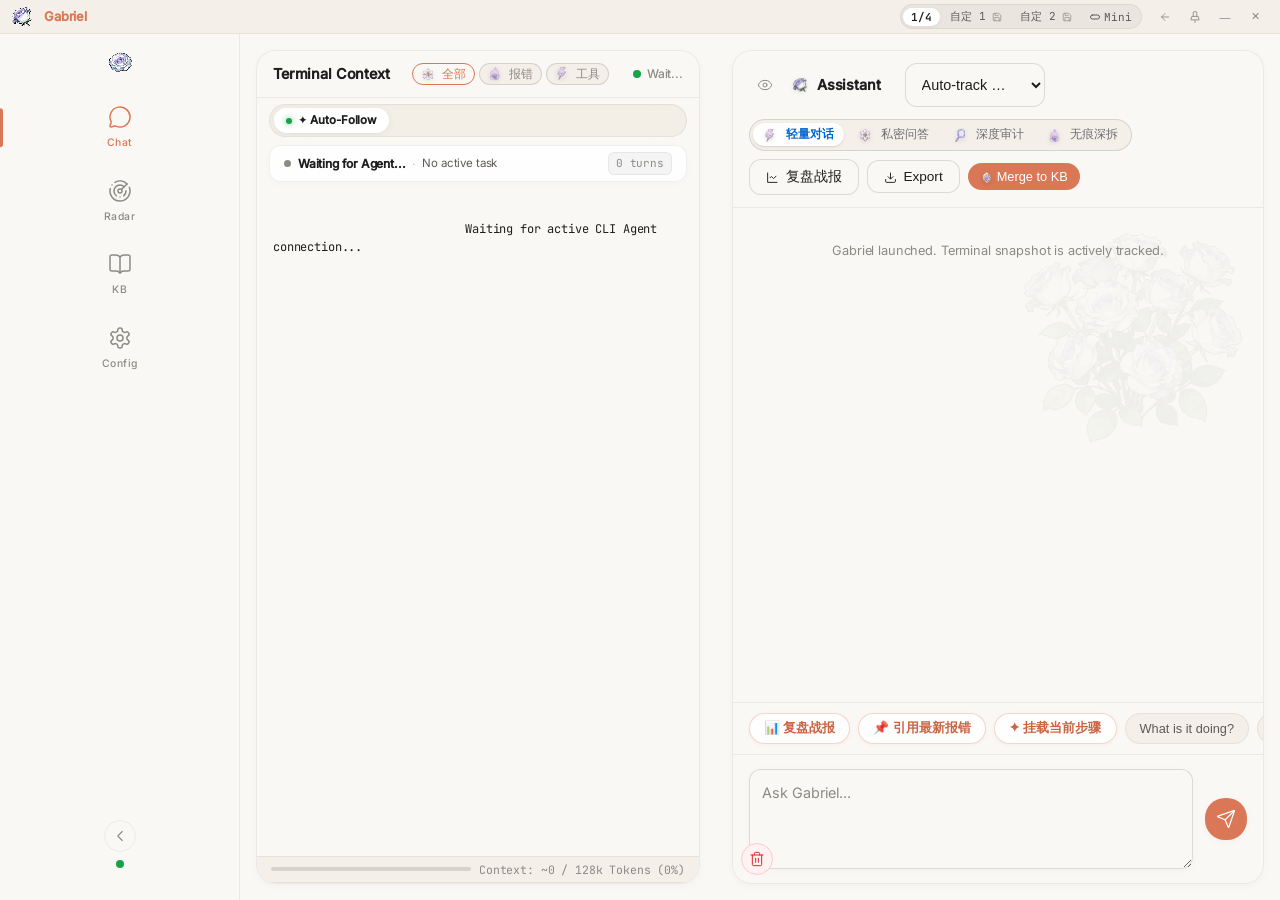
<file: static/index.html>
<!DOCTYPE html>
<html lang="en">
<head>
    <meta charset="UTF-8">
    <meta name="viewport" content="width=device-width, initial-scale=1.0">
    <title>Gabriel Control Center</title>
    <link rel="stylesheet" href="/static/style.css?v=16">
    <!-- Use local vendor assets instead of CDNs -->
    <script src="/static/vendor/marked.min.js"></script>
    <script src="/static/vendor/purify.min.js"></script>
    <link rel="stylesheet" href="/static/vendor/atom-one-dark.min.css">
    <script src="/static/vendor/highlight.min.js"></script>
</head>
<body>

    <!-- Login Modal -->
    <div id="loginModal" class="modern-modal-overlay js-modal">
        <div class="panel modern-modal-panel">
            <h2>Enter Security Token</h2>
            <p class="subtitle modal-subtitle">Check your terminal for the generated Gabriel Token.</p>
            <input type="password" id="inputToken" class="sleek-input modal-input-wide" placeholder="Paste token here...">
            <button id="btnLogin" class="btn-primary modal-btn-full">Connect</button>
        </div>
    </div>

    <!-- Feedback Modal -->
    <div id="feedbackModal" class="modern-modal-overlay js-modal">
        <div class="panel modern-modal-panel">
            <h2>Send Feedback</h2>
            <textarea id="feedbackText" class="sleek-textarea modal-textarea-sm" placeholder="Describe the issue or feature request..."></textarea>
            <div class="modal-actions">
                <button onclick="document.getElementById('feedbackModal').style.display='none'" class="btn-outline">Cancel</button>
                <button id="btnPreviewFeedback" class="btn-primary">Preview & Submit</button>
            </div>
        </div>
    </div>

    <!-- Feedback Preview Modal -->
    <div id="feedbackPreviewModal" class="modern-modal-overlay js-modal">
        <div class="panel modern-modal-panel preview-modal-panel">
            <h2>Review Feedback Submission</h2>
            <p class="form-hint">Please review the context being sent. You may edit or redact sensitive information below:</p>
            <textarea id="feedbackPreviewText" class="sleek-textarea modal-textarea-lg"></textarea>
            <div class="modal-actions">
                <button onclick="document.getElementById('feedbackPreviewModal').style.display='none'" class="btn-outline">Back</button>
                <button id="btnConfirmFeedback" class="btn-primary" style="background: var(--success); border-color: var(--success);">Confirm Submit</button>
            </div>
        </div>
    </div>

    <!-- Session Digest Modal (Post-Mortem War Report) -->
    <div id="digestModal" class="modern-modal-overlay js-modal" style="display: none;">
        <div class="panel modern-modal-panel digest-modal-panel">
            <div class="panel-header panel-header-split">
                <div style="display: flex; align-items: center; gap: 8px;">
                    <img src="/static/assets/botanical_icon_audit.png" class="botanical-action-icon" alt="Digest">
                    <h2 style="margin: 0; font-size: 1.15rem;">📊 会话复盘战报 · Session Digest</h2>
                </div>
                <button id="btnCloseDigestModal" class="btn-outline btn-outline-sm">✕</button>
            </div>
            <div class="digest-status-bar" id="digestStatusBar">
                <span id="digestAgentBadge" class="banner-badge">Agent: Auto</span>
                <span id="digestTurnsBadge" class="banner-badge">0 turns</span>
                <span id="digestTokensBadge" class="banner-badge">~0 tokens</span>
                <span id="digestFilesBadge" class="banner-badge">0 files touched</span>
            </div>
            <div id="digestLoading" class="digest-loading-box" style="display: none;">
                <img src="/static/assets/botanical_icon_quick.png" class="rose-bud-pulse-icon" alt="Loading">
                <span>加百列正在深度回溯会话 Trace 并提炼战报与经验...</span>
            </div>
            <div id="digestContent" class="digest-content-body markdown-body"></div>
            <div class="modal-actions digest-modal-actions">
                <button id="btnCopyDigest" class="btn-outline">📋 复制 Markdown 报告</button>
                <button id="btnSaveDigestToKb" class="btn-primary" style="background: var(--success); border-color: var(--success);">💾 经验沉淀至知识库</button>
            </div>
        </div>
    </div>

    <!-- Custom Draggable Title Bar -->
    <div class="title-bar drag-region pywebview-drag-region">
        <div class="title-logo">
            <img src="/static/assets/rose_sprites_final/sprite_01.png" class="title-rose-icon" alt="Gabriel Lily">
            <span>Gabriel</span>
        </div>
        <div class="window-controls no-drag">
            <!-- Window Size Gear Presets: 1/4 Default + 2 Custom Gears + Mini -->
            <div class="window-gear-group">
                <button id="btnPresetSidecar" class="gear-preset-btn active" title="1/4 屏幕默认副屏 (Ctrl+1)">1/4</button>
                <button id="btnPresetCustom1" class="gear-preset-btn" title="自定义挡位 1 (Ctrl+2，点击保存图标记录当前窗口尺寸)">
                    <span>自定 1</span>
                    <span class="gear-save-icon" id="btnSaveGear1" title="保存当前尺寸至自定 1">
                        <svg width="10" height="10" viewBox="0 0 24 24" fill="none" stroke="currentColor" stroke-width="2" stroke-linecap="round" stroke-linejoin="round"><path d="M19 21H5a2 2 0 0 1-2-2V5a2 2 0 0 1 2-2h11l5 5v11a2 2 0 0 1-2 2z"/><polyline points="17 21 17 13 7 13 7 21"/><polyline points="7 3 7 8 15 8"/></svg>
                    </span>
                </button>
                <button id="btnPresetCustom2" class="gear-preset-btn" title="自定义挡位 2 (Ctrl+3，点击保存图标记录当前窗口尺寸)">
                    <span>自定 2</span>
                    <span class="gear-save-icon" id="btnSaveGear2" title="保存当前尺寸至自定 2">
                        <svg width="10" height="10" viewBox="0 0 24 24" fill="none" stroke="currentColor" stroke-width="2" stroke-linecap="round" stroke-linejoin="round"><path d="M19 21H5a2 2 0 0 1-2-2V5a2 2 0 0 1 2-2h11l5 5v11a2 2 0 0 1-2 2z"/><polyline points="17 21 17 13 7 13 7 21"/><polyline points="7 3 7 8 15 8"/></svg>
                    </span>
                </button>
                <button id="btnToggleMiniMode" class="gear-preset-btn btn-mini-pill" data-i18n-title="title_mini_mode" title="灵动胶囊模式 (Ctrl+M)">
                    <svg width="12" height="12" viewBox="0 0 24 24" fill="none" stroke="currentColor" stroke-width="2" stroke-linecap="round" stroke-linejoin="round"><rect x="3" y="8" width="18" height="8" rx="4"/></svg>
                    <span>Mini</span>
                </button>
            </div>
            <button id="btnToggleSidebar" class="win-btn" data-i18n-title="title_fold_sidebar" title="Toggle Navigation Bar Fold (Ctrl+[)">
                <svg width="14" height="14" viewBox="0 0 24 24" fill="none" stroke="currentColor" stroke-width="1.5" stroke-linecap="round" stroke-linejoin="round"><path d="M18 12H6"/><path d="m12 18-6-6 6-6"/></svg>
            </button>
            <button id="btnPin" class="win-btn" data-i18n-title="title_pin" title="Toggle Always on Top">
                <svg width="14" height="14" viewBox="0 0 24 24" fill="none" stroke="currentColor" stroke-width="1.5"><line x1="12" y1="17" x2="12" y2="22"/><path d="M5 17h14l-1.5-6H6.5L5 17z"/><path d="M9 11V4a1 1 0 0 1 1-1h4a1 1 0 0 1 1 1v7"/></svg>
            </button>
            <button id="btnMin" class="win-btn" data-i18n-title="title_minimize" title="Minimize">—</button>
            <button id="btnClose" class="win-btn close" data-i18n-title="title_close" title="Close">✕</button>
        </div>
    </div>

    <div id="healthAlertBanner" class="health-alert-banner js-modal">
        后台监控可能已停止响应 (Backend monitoring may have stopped responding)
    </div>

    <div class="app-container">

        <!-- Sidebar Navigation -->
        <nav class="sidebar" id="appSidebar">
            <div class="sidebar-logo">
                <img src="/static/assets/rose_sprites_final/sprite_02.png" class="sidebar-rose-icon" alt="Gabriel Lily">
            </div>
            <div class="sidebar-nav">
                <div class="nav-item active" data-tab="tab-chat" data-i18n-title="title_control_center" title="Control Center">
                    <svg width="24" height="24" viewBox="0 0 24 24" fill="none" stroke="currentColor" stroke-width="1.5" stroke-linecap="round" stroke-linejoin="round"><path d="M2.992 16.342a2 2 0 0 1 .094 1.167l-1.065 3.29a1 1 0 0 0 1.236 1.168l3.413-.998a2 2 0 0 1 1.099.092 10 10 0 1 0-4.777-4.719" /></svg>
                    <span class="nav-text" data-i18n="nav_chat">Chat</span>
                </div>
                <div class="nav-item" data-tab="tab-radar" data-i18n-title="title_agent_radar" title="Agent Radar">
                    <svg width="24" height="24" viewBox="0 0 24 24" fill="none" stroke="currentColor" stroke-width="1.5" stroke-linecap="round" stroke-linejoin="round"><path d="M19.07 4.93A10 10 0 0 0 6.99 3.34" /> <path d="M4 6h.01" /> <path d="M2.29 9.62A10 10 0 1 0 21.31 8.35" /> <path d="M16.24 7.76A6 6 0 1 0 8.23 16.67" /> <path d="M12 18h.01" /> <path d="M17.99 11.66A6 6 0 0 1 15.77 16.67" /> <circle cx="12" cy="12" r="2" /> <path d="m13.41 10.59 5.66-5.66" /></svg>
                    <span class="nav-text" data-i18n="nav_radar">Radar</span>
                </div>
                <div class="nav-item" data-tab="tab-kb" data-i18n-title="title_knowledge_base" title="Knowledge Base">
                    <svg width="24" height="24" viewBox="0 0 24 24" fill="none" stroke="currentColor" stroke-width="1.5" stroke-linecap="round" stroke-linejoin="round"><path d="M12 5v16" /> <path d="M20.001 19A2 2 0 0022 17V5a2 2 0 00-1.999-2L16 3.002A5 5 0 0012 5a5 5 0 00-4-2H4a2 2 0 00-2 2v12a2 2 0 001.999 2H8a5 5 0 014 2 5 5 0 014-2z" /></svg>
                    <span class="nav-text" data-i18n="nav_kb">KB</span>
                </div>
                <div class="nav-item" data-tab="tab-settings" data-i18n-title="title_settings" title="Settings">
                    <svg width="24" height="24" viewBox="0 0 24 24" fill="none" stroke="currentColor" stroke-width="1.5" stroke-linecap="round" stroke-linejoin="round"><path d="M12.22 2h-.44a2 2 0 0 0-2 2v.18a2 2 0 0 1-1 1.73l-.43.25a2 2 0 0 1-2 0l-.15-.08a2 2 0 0 0-2.73.73l-.22.38a2 2 0 0 0 .73 2.73l.15.1a2 2 0 0 1 1 1.72v.51a2 2 0 0 1-1 1.74l-.15.09a2 2 0 0 0-.73 2.73l.22.38a2 2 0 0 0 2.73.73l.15-.08a2 2 0 0 1 2 0l.43.25a2 2 0 0 1 1 1.73V20a2 2 0 0 0 2 2h.44a2 2 0 0 0 2-2v-.18a2 2 0 0 1 1-1.73l.43-.25a2 2 0 0 1 2 0l.15.08a2 2 0 0 0 2.73-.73l.22-.39a2 2 0 0 0-.73-2.73l-.15-.08a2 2 0 0 1-1-1.74v-.5a2 2 0 0 1 1-1.74l.15-.09a2 2 0 0 0 .73-2.73l-.22-.38a2 2 0 0 0-2.73-.73l-.15.08a2 2 0 0 1-2 0l-.43-.25a2 2 0 0 1-1-1.73V4a2 2 0 0 0-2-2z" /> <circle cx="12" cy="12" r="3" /></svg>
                    <span class="nav-text" data-i18n="nav_settings">Config</span>
                </div>
            </div>
            <div class="sidebar-footer">
                <button id="btnFoldSidebarFooter" class="sidebar-fold-footer-btn" title="Toggle Fold">
                    <svg width="18" height="18" viewBox="0 0 24 24" fill="none" stroke="currentColor" stroke-width="1.5" stroke-linecap="round" stroke-linejoin="round"><path d="m15 18-6-6 6-6"/></svg>
                </button>
                <div class="status-indicator">
                    <div class="status-dot" id="wsStatus"></div>
                </div>
            </div>
        </nav>

        <!-- Main Content View -->
        <main class="main-content no-drag">

            <!-- CHAT / SIDECAR VIEW -->
            <section id="tab-chat" class="tab-pane active split-view">
                <div class="panel context-panel" id="contextPanel">
                    <header class="panel-header">
                        <div style="display: flex; align-items: center; gap: 10px; flex-wrap: wrap;">
                            <span class="header-title" data-i18n="chat_terminal">Terminal Context</span>
                            <div class="log-filter-pills" id="logFilterPills">
                                <button class="log-filter-pill active" data-filter="all">
                                    <img src="/static/assets/botanical_icon_terminal.png" class="botanical-mode-icon" alt="All">
                                    <span>全部</span>
                                </button>
                                <button class="log-filter-pill" data-filter="error">
                                    <img src="/static/assets/botanical_icon_oneshot.png" class="botanical-mode-icon" alt="Error">
                                    <span>报错</span>
                                </button>
                                <button class="log-filter-pill" data-filter="tool">
                                    <img src="/static/assets/botanical_icon_quick.png" class="botanical-mode-icon" alt="Tool">
                                    <span>工具</span>
                                </button>
                            </div>
                        </div>
                        <div class="connection-status">
                            <span class="status-dot"></span>
                            <span id="statusText" data-i18n="status_wait">Wait...</span>
                        </div>
                    </header>

                    <!-- Multi-Agent Fleet Tab Bar (Item B) -->
                    <div class="fleet-tab-bar" id="fleetTabBar">
                        <div class="fleet-tab active" data-agent-path="auto" id="fleetTabAuto" title="自动跟随最新活跃的 Agent">
                            <span class="fleet-tab-dot is-running"></span>
                            <span class="fleet-tab-name">✦ Auto-Follow</span>
                        </div>
                    </div>

                    <!-- Mini Status Banner: Instant glanceability for CLI status -->
                    <div class="mini-status-banner" id="miniStatusBanner">
                        <div class="banner-status-left">
                            <span class="banner-pulse-dot" id="bannerPulseDot"></span>
                            <span class="banner-agent-name" id="bannerAgentName">Waiting for Agent...</span>
                            <span class="banner-divider">·</span>
                            <span class="banner-action-text" id="bannerActionText">No active task</span>
                        </div>
                        <div class="banner-status-right">
                            <span class="banner-badge" id="bannerTurnsBadge">0 turns</span>
                            <button id="bannerQuickPinBtn" class="banner-quick-pin hidden" title="最新报错一键抓取至副脑">
                                📌 引用报错
                            </button>
                        </div>
                    </div>

                    <div class="panel-body context-grid" id="contextGrid">
                        <div id="contextDisplay" class="terminal-placeholder">
                            Waiting for active CLI Agent connection...
                        </div>
                    </div>
                    <div class="context-token-gauge" id="contextTokenGauge" title="当前代理会话 Token 占用估算">
                        <div class="token-bar-track">
                            <div class="token-bar-fill" id="tokenBarFill" style="width: 0%;"></div>
                        </div>
                        <span class="token-text" id="tokenText">Context: ~0 / 128k Tokens (0%)</span>
                    </div>
                </div>

                <div class="resizer" id="dragResizer"></div>

                <div class="panel chat-panel">
                    <header class="panel-header panel-header-split chat-panel-header">
                        <div class="header-group" style="display: flex; align-items: center; gap: 12px; flex-wrap: wrap;">
                            <button id="btnToggleContext" class="icon-btn" title="Toggle Terminal View">
                                <svg width="16" height="16" viewBox="0 0 24 24" fill="none" stroke="currentColor" stroke-width="1.5" stroke-linecap="round" stroke-linejoin="round"><path d="M2.062 12.348a1 1 0 0 1 0-.696 10.75 10.75 0 0 1 19.876 0 1 1 0 0 1 0 .696 10.75 10.75 0 0 1-19.876 0" /> <circle cx="12" cy="12" r="3" /></svg>
                            </button>
                            <div class="header-title-container" style="display: flex; align-items: center; gap: 6px;">
                                <img src="/static/assets/rose_sprites_final/sprite_01.png" class="botanical-mode-icon" alt="Gabriel Lily">
                                <span class="header-title" data-i18n="chat_assistant">Assistant</span>
                            </div>
                            <select id="chatTargetAgent" class="sleek-input select-compact chat-target-select">
                                <option value="auto" data-i18n="auto_track">Auto-track Newest</option>
                            </select>

                            <!-- Nanobanana Gabriel Botanical Icon Mode Switcher Bar -->
                            <div class="apple-segmented-bar linear-cockpit-bar" id="appleModeSegmentedBar" title="切换副脑工作模式：控制上下文注入深度与无痕历史存取">
                                <button class="segmented-btn active" data-mode="light" title="轻量对话：抓尾部快照，存历史库">
                                    <img src="/static/assets/botanical_icon_quick.png" class="botanical-mode-icon" alt="Quick">
                                    <span>轻量对话</span>
                                </button>
                                <button class="segmented-btn" data-mode="private" title="私密问答：抓尾部快照，提问不留痕">
                                    <img src="/static/assets/botanical_icon_private.png" class="botanical-mode-icon" alt="Private">
                                    <span>私密问答</span>
                                </button>
                                <button class="segmented-btn" data-mode="audit" title="深度审计：注入完整 Trace，深度排查报错">
                                    <img src="/static/assets/botanical_icon_audit.png" class="botanical-mode-icon" alt="Audit">
                                    <span>深度审计</span>
                                </button>
                                <button class="segmented-btn" data-mode="onedive" title="无痕深拆：注入完整 Trace，无痕分析不留痕">
                                    <img src="/static/assets/botanical_icon_oneshot.png" class="botanical-mode-icon" alt="OneShot">
                                    <span>无痕深拆</span>
                                </button>
                            </div>
                        </div>

                        <div class="btn-group chat-header-actions" style="display: flex; align-items: center; gap: 8px;">
                            <button id="btnTriggerDigest" class="btn-outline btn-outline-sm" title="深度分析当前会话生成战报与成本账单">
                                <svg width="13" height="13" viewBox="0 0 24 24" fill="none" stroke="currentColor" stroke-width="1.75" style="margin-right: 3px; vertical-align: middle;"><path d="M3 3v18h18"/><path d="m19 9-5 5-4-4-3 3"/></svg>
                                <span>复盘战报</span>
                            </button>
                            <button id="btnExportChat" class="btn-outline btn-outline-sm" title="Export Chat as Markdown">
                                <svg width="13" height="13" viewBox="0 0 24 24" fill="none" stroke="currentColor" stroke-width="1.75" style="margin-right: 3px; vertical-align: middle;"><path d="M21 15v4a2 2 0 0 1-2 2H5a2 2 0 0 1-2-2v-4"/><polyline points="7 10 12 15 17 10"/><line x1="12" y1="15" x2="12" y2="3"/></svg>
                                <span data-i18n="chat_export">Export</span>
                            </button>
                            <button id="btnMerge" class="btn-primary-small">
                                <img src="/static/assets/botanical_icon_kb.png" class="botanical-action-icon" alt="KB">
                                <span data-i18n="chat_merge">Merge to KB</span>
                            </button>
                        </div>
                    </header>
                    <div id="kbToast" class="kb-toast js-modal">
                        <div class="kb-toast-header">
                            <span data-i18n="kb_recommendation">Knowledge Base Recommendation</span>
                            <div class="btn-group">
                                <button id="btnAskKb" class="btn-outline btn-outline-sm">Ask Gabriel</button>
                                <button onclick="document.getElementById('kbToast').classList.add('hidden')" class="kb-close-btn">✕</button>
                            </div>
                        </div>
                        <div id="kbToastContent" class="kb-toast-body ai-message"></div>
                    </div>
                    <div class="chat-history" id="chatHistory">
                        <div class="message sys-message" data-i18n="chat_welcome">
                            Gabriel launched. Terminal snapshot is actively tracked.
                        </div>
                    </div>

                    <!-- Pinned Context Snapshot Banner -->
                    <div class="pinned-context-bar hidden" id="pinnedContextBar">
                        <div class="pinned-preview-group">
                            <span class="pinned-pin-icon">📌</span>
                            <span class="pinned-label" id="pinnedContextLabel">已挂载最新报错</span>
                            <span class="pinned-snippet" id="pinnedContextSnippet">...</span>
                        </div>
                        <button id="btnRemovePinnedContext" class="btn-remove-pin" title="取消挂载">✕</button>
                    </div>

                    <!-- Quick Prompts / Pills -->
                    <div class="quick-prompts-container" id="quickPromptsContainer">
                        <button class="quick-prompt-pill highlight-pill" id="btnQuickDigest" title="深度分析当前会话并生成复盘报告">📊 复盘战报</button>
                        <button class="quick-prompt-pill highlight-pill" id="btnPinLastError" title="一键提取并挂载主 Agent 最新报错">📌 引用最新报错</button>
                        <button class="quick-prompt-pill highlight-pill" id="btnPinCurrentStep" title="一键挂载主 Agent 当前执行状态">✦ 挂载当前步骤</button>
                        <button class="quick-prompt-pill" onclick="document.getElementById('chatInput').value='What is it doing?'; document.getElementById('btnSend').click();">What is it doing?</button>
                        <button class="quick-prompt-pill" onclick="document.getElementById('chatInput').value='Explain this step'; document.getElementById('btnSend').click();">Explain this step</button>
                    </div>

                    <div class="chat-input-area">
                        <button id="btnClearChat" class="btn-clear-chat" title="Clear Chat History">
                            <svg width="16" height="16" viewBox="0 0 24 24" fill="none" stroke="currentColor" stroke-width="1.5" stroke-linecap="round" stroke-linejoin="round"><path d="M10 11v6" /> <path d="M14 11v6" /> <path d="M19 6v14a2 2 0 0 1-2 2H7a2 2 0 0 1-2-2V6" /> <path d="M3 6h18" /> <path d="M8 6V4a2 2 0 0 1 2-2h4a2 2 0 0 1 2 2v2" /></svg>
                        </button>
                        <textarea id="chatInput" class="sleek-textarea chat-input chat-input-clear" placeholder="Ask Gabriel..." data-i18n-placeholder="chat_placeholder" rows="1"></textarea>
                        <button id="btnSend" class="icon-btn send-btn">
                            <svg width="20" height="20" viewBox="0 0 24 24" fill="none" stroke="currentColor" stroke-width="1.5" stroke-linecap="round" stroke-linejoin="round"><path d="M14.536 21.686a.5.5 0 0 0 .937-.024l6.5-19a.496.496 0 0 0-.635-.635l-19 6.5a.5.5 0 0 0-.024.937l7.93 3.18a2 2 0 0 1 1.112 1.11z" /> <path d="m21.854 2.147-10.94 10.939" /></svg>
                        </button>
                    </div>
                </div>
            </section>

            <!-- AGENT RADAR VIEW -->
            <section id="tab-radar" class="tab-pane hidden single-view">
                <div class="panel panel-wide">
                    <header class="panel-header panel-header-split">
                        <div style="display: flex; align-items: center; gap: 12px; flex-wrap: wrap;">
                            <span class="header-title" data-i18n="title_agent_radar">Agent Radar</span>
                            <!-- Apple Segmented Sub-View Switcher -->
                            <div class="apple-segmented-bar" id="radarSubViewBar">
                                <button class="segmented-btn active" id="btnRadarSubMatrix" data-view="matrix">Agent 矩阵</button>
                                <button class="segmented-btn" id="btnRadarSubHistory" data-view="history">历史会话</button>
                                <button class="segmented-btn" id="btnRadarSubStuck" data-view="stuck">卡点报告</button>
                            </div>
                        </div>
                    </header>
                    <div class="panel-body">
                        <!-- MATRIX SUB-VIEW -->
                        <div id="radarSubViewMatrix">
                            <div class="radar-toolbar">
                                <div class="form-group">
                                    <label data-i18n="radar_target">Target Agent</label>
                                    <select id="targetAgent" class="sleek-input">
                                        <option value="auto" data-i18n="auto_track">Auto-track Newest</option>
                                    </select>
                                </div>
                                <div class="form-group">
                                    <label>Sort Agents</label>
                                    <select id="agentSortSelect" class="sleek-input">
                                        <option value="mtime_desc" data-i18n="sort_mtime_desc">Last Active (Newest First)</option>
                                        <option value="mtime_asc" data-i18n="sort_mtime_asc">Last Active (Oldest First)</option>
                                        <option value="steps_desc" data-i18n="sort_steps_desc">Volume (Highest First)</option>
                                    </select>
                                </div>
                                <div class="radar-check">
                                    <input type="checkbox" id="toggleAutoCursor" checked>
                                    <label for="toggleAutoCursor" data-i18n="radar_auto">Auto-detect</label>
                                </div>
                            </div>

                            <!-- Session Stats Block -->
                            <div class="stat-grid">
                                <div class="stat-cell">
                                    <div class="stat-label">Turn Count</div>
                                    <div class="stat-value" id="statTurns">--</div>
                                </div>
                                <div class="stat-cell">
                                    <div class="stat-label">Errors Caught</div>
                                    <div class="stat-value" id="statErrors">--</div>
                                </div>
                                <div class="stat-cell">
                                    <div class="stat-label">Tool Calls</div>
                                    <div class="stat-value" id="statTools">--</div>
                                </div>
                                <div class="stat-cell">
                                    <div class="stat-label">Est. Cost</div>
                                    <div class="stat-value" id="statCost">$--</div>
                                </div>
                                <div class="stat-cell">
                                    <div class="stat-label">Tokens (in/out)</div>
                                    <div class="stat-value" id="statTokens">--</div>
                                </div>
                            </div>

                            <div class="agent-list" id="agentList">
                                <div class="agent-item agent-item-empty">
                                    <div class="agent-info">
                                        <svg width="20" height="20" viewBox="0 0 24 24" fill="none" stroke="currentColor" stroke-width="1.5"><circle cx="12" cy="12" r="10"/><path d="M12 8v4l3 3"/></svg>
                                        <div class="agent-name" data-i18n="radar_scanning">Scanning for agents...</div>
                                    </div>
                                </div>
                            </div>
                        </div>

                        <!-- HISTORY SUB-VIEW -->
                        <div id="radarSubViewHistory" class="hidden">
                            <div id="sessionHistoryList">
                                <div style="color:var(--text-secondary); text-align:center; padding:20px;">加载历史会话中...</div>
                            </div>
                        </div>

                        <!-- STUCK RADAR SUB-VIEW -->
                        <div id="radarSubViewStuck" class="hidden">
                            <div class="stuck-banner-header" style="display: flex; align-items: center; gap: 14px; margin-bottom: 12px; padding: 12px 16px; background: rgba(255, 59, 48, 0.04); border: 1px solid rgba(255, 59, 48, 0.12); border-radius: 14px;">
                                <svg width="22" height="22" viewBox="0 0 24 24" fill="none" stroke="#ff3b30" stroke-width="1.5" stroke-linecap="round" stroke-linejoin="round" class="satan-obstacle-badge" title="卡点/报错吉祥物 撒旦山羊矢量徽章">
                                    <path d="M7 13C5 9 5 5 8 3c2 2 1 6-1 10"/>
                                    <path d="M17 13c2-4 2-8-1-10c-2 2-1 6 1 10"/>
                                    <path d="M9 13l3 6l3-6"/>
                                    <path d="M12 2c.5 1.5 1.5 2 1 3c1-.5 1.5 1 1 2c-1.5.5-2.5-1-2-5z"/>
                                </svg>
                                <div>
                                    <h4 style="margin: 0; font-size: 0.95rem; color: #1d1d1f;">卡点与报错雷达分析 (Agent Obstacle Report)</h4>
                                    <p style="margin: 2px 0 0 0; font-size: 0.78rem; color: #6e6e73;">监听 24h 内的报错死锁与卡锁事件，加百列将随时为您解除障碍。</p>
                                </div>
                            </div>
                            <div class="stat-grid" id="stuckStatsBanner">
                                <div class="stat-cell">
                                    <div class="stat-label">24h 卡点数</div>
                                    <div class="stat-value" id="stuck24hCount" style="color: var(--error);">--</div>
                                </div>
                                <div class="stat-cell">
                                    <div class="stat-label">7d 卡点数</div>
                                    <div class="stat-value" id="stuck7dCount" style="color: var(--warn);">--</div>
                                </div>
                                <div class="stat-cell">
                                    <div class="stat-label">卡点最多 Agent</div>
                                    <div class="stat-value" id="stuckTopAgent" style="font-size:1.1rem;">--</div>
                                </div>
                            </div>
                            <div id="stuckList">
                                <div style="color:var(--text-secondary); text-align:center; padding:20px;">加载卡点报告中...</div>
                            </div>
                        </div>
                    </div>
                </div>
            </section>

            <!-- SESSION REVIEW MODAL -->
            <div id="sessionReviewModal" class="modal-overlay js-modal">
                <div class="modal-box">
                    <div class="panel-header panel-header-split modal-head">
                        <h3 id="sessionReviewTitle" class="modal-title">Session Review</h3>
                        <div class="btn-group">
                            <button id="btnGenerateReport" class="btn-outline btn-outline-sm">生成复盘报告</button>
                            <button id="btnAdoptSession" class="btn-primary btn-outline-sm">用此上下文续聊</button>
                            <button id="btnCloseSessionReview" class="btn-outline btn-outline-sm">✕ 关闭</button>
                        </div>
                    </div>
                    <div id="sessionReviewBody" class="review-body">
                        <div style="color:var(--text-secondary); text-align:center;">加载日志回看...</div>
                    </div>
                </div>
            </div>

            <!-- KNOWLEDGE BASE VIEW -->
            <section id="tab-kb" class="tab-pane hidden single-view">
                <div class="panel panel-wide">
                    <!-- Left: Accumulated Knowledge Graph -->
                    <div class="split-pane-left">
                        <div class="panel-header panel-header-split subpanel-header">
                            <!-- Apple Segmented KB Sub-Tab Bar -->
                            <div class="apple-segmented-bar" id="kbSubBar">
                                <button id="btnKbSubAll" class="segmented-btn active">知识库</button>
                                <button id="btnKbSubFav" class="segmented-btn">百宝箱</button>
                            </div>
                            <button id="btnRefreshKb" class="btn-outline btn-outline-sm" title="Sync Knowledge Base">
                                <svg width="13" height="13" viewBox="0 0 24 24" fill="none" stroke="currentColor" stroke-width="1.5" style="margin-right: 4px;"><path d="M21.5 2v6h-6M2.5 22v-6h6M2 11.5a10 10 0 0 1 18.8-4.3M22 12.5a10 10 0 0 1-18.8 4.2"/></svg>
                                <span>Sync</span>
                            </button>
                        </div>
                        <div id="kbRulesList">
                            <div style="color:var(--text-secondary); font-size:0.9rem; text-align:center; margin-top:20px;">Fetching accumulated insights...</div>
                        </div>
                    </div>

                    <!-- Right: Editor/Draft -->
                    <div class="split-pane-right">
                        <div class="panel-header panel-header-split subpanel-header">
                            <h2 data-i18n="kb_title">Knowledge Draft</h2>
                            <div class="btn-group" style="display: flex; gap: 6px;">
                                <button id="btnPreviewKb" class="btn-outline btn-outline-sm"><span data-i18n="btn_preview_kb">Preview</span></button>
                                <button id="btnCopyInject" class="btn-primary btn-outline-sm" data-i18n="kb_copy">Copy Command</button>
                            </div>
                        </div>
                        <p class="subtitle" data-i18n="kb_desc">Review Gabriel's insight before injecting into main CLI.</p>
                        <div class="editor-row">
                            <textarea id="kbEditor" class="sleek-textarea" style="resize:none;" placeholder="Gabriel's insights will appear here..." data-i18n-placeholder="kb_placeholder"></textarea>
                            <div id="kbPreview" class="hidden ai-message kb-preview-pane"></div>
                        </div>
                        <button id="btnSaveKb" class="btn-outline kb-save-btn" data-i18n="kb_save">Save Draft</button>
                    </div>
                </div>
            </section>

            <!-- SETTINGS VIEW -->
            <div id="tab-settings" class="tab-pane hidden single-view">
                <div class="panel panel-narrow">
                    <div class="panel-header">
                        <h2 data-i18n="settings_title">API & Model Settings</h2>
                    </div>
                    <div class="panel-body form-layout">
                        <p class="subtitle" data-i18n="settings_desc">Universal multi-provider key manager & model configuration.</p>

                        <!-- Multi-Provider Quick Visual Grid -->
                        <div class="form-group">
                            <div style="display: flex; justify-content: space-between; align-items: center; margin-bottom: 6px;">
                                <label data-i18n="settings_provider" style="margin-bottom: 0;">LLM Provider Preset (服务商快捷预设)</label>
                                <span id="providerConfiguredCount" class="configured-count-badge" style="font-size: 0.75rem; color: var(--indigo); background: rgba(217, 119, 87, 0.08); padding: 2px 8px; border-radius: 10px; font-weight: 500;">🔑 0 Configured</span>
                            </div>
                            <div class="provider-quick-grid" id="providerQuickGrid">
                                <button type="button" class="provider-pill active" data-provider="custom">
                                    <span class="provider-circle-avatar" style="background: var(--canvas-soft);">⚙️</span>
                                    <span>Custom</span>
                                    <span class="provider-status-dot"></span>
                                </button>
                                <button type="button" class="provider-pill" data-provider="openai">
                                    <span class="provider-circle-avatar"><img src="/static/assets/provider_logos/openai.svg" class="provider-svg-icon" alt="OpenAI"></span>
                                    <span>OpenAI</span>
                                    <span class="provider-status-dot"></span>
                                </button>
                                <button type="button" class="provider-pill" data-provider="deepseek">
                                    <span class="provider-circle-avatar" style="background: #eef2ff;"><img src="/static/assets/provider_logos/deepseek.svg" class="provider-svg-icon" alt="DeepSeek"></span>
                                    <span>DeepSeek</span>
                                    <span class="provider-status-dot"></span>
                                </button>
                                <button type="button" class="provider-pill" data-provider="siliconflow">
                                    <span class="provider-circle-avatar" style="background: #eff6ff;"><img src="/static/assets/provider_logos/siliconcloud.svg" class="provider-svg-icon" alt="SiliconFlow"></span>
                                    <span>硅基流动</span>
                                    <span class="provider-status-dot"></span>
                                </button>
                                <button type="button" class="provider-pill" data-provider="zhipu">
                                    <span class="provider-circle-avatar" style="background: #f5f3ff;"><img src="/static/assets/provider_logos/zhipu.svg" class="provider-svg-icon" alt="Zhipu"></span>
                                    <span>智谱 GLM</span>
                                    <span class="provider-status-dot"></span>
                                </button>
                                <button type="button" class="provider-pill" data-provider="qwen">
                                    <span class="provider-circle-avatar" style="background: #fff7ed;"><img src="/static/assets/provider_logos/qwen.svg" class="provider-svg-icon" alt="Qwen"></span>
                                    <span>通义千问</span>
                                    <span class="provider-status-dot"></span>
                                </button>
                                <button type="button" class="provider-pill" data-provider="moonshot">
                                    <span class="provider-circle-avatar" style="background: #f0f9ff;"><img src="/static/assets/provider_logos/moonshot.svg" class="provider-svg-icon" alt="Kimi"></span>
                                    <span>Kimi</span>
                                    <span class="provider-status-dot"></span>
                                </button>
                                <button type="button" class="provider-pill" data-provider="ollama">
                                    <span class="provider-circle-avatar" style="background: #f8fafc;"><img src="/static/assets/provider_logos/ollama.svg" class="provider-svg-icon" alt="Ollama"></span>
                                    <span>Ollama</span>
                                    <span class="provider-status-dot"></span>
                                </button>
                                <button type="button" class="provider-pill" data-provider="groq">
                                    <span class="provider-circle-avatar" style="background: #fef2f2;"><img src="/static/assets/provider_logos/groq.svg" class="provider-svg-icon" alt="Groq"></span>
                                    <span>Groq</span>
                                    <span class="provider-status-dot"></span>
                                </button>
                            </div>
                            <select id="cfgProviderPreset" class="sleek-input" style="display: none;">
                                <option value="custom" data-i18n="provider_custom">Custom (自定义 OpenAI 兼容接口)</option>
                                <option value="openai" data-i18n="provider_openai">OpenAI (Official)</option>
                                <option value="deepseek" data-i18n="provider_deepseek">DeepSeek (官方 API)</option>
                                <option value="siliconflow" data-i18n="provider_siliconflow">硅基流动 (SiliconFlow)</option>
                                <option value="zhipu" data-i18n="provider_zhipu">智谱 BigModel (GLM-4)</option>
                                <option value="qwen" data-i18n="provider_qwen">阿里云通义千问 (Qwen DashScope)</option>
                                <option value="moonshot" data-i18n="provider_moonshot">Kimi (Moonshot AI)</option>
                                <option value="ollama" data-i18n="provider_ollama">Ollama (本地模型 Local)</option>
                                <option value="groq" data-i18n="provider_groq">Groq (Fast Inference)</option>
                            </select>
                            <p class="form-hint" style="margin-top: 4px;" data-i18n="settings_provider_hint">选择服务商后将自动填入 URL 和默认模型，只需输入 Key 即可。</p>
                        </div>

                        <div class="form-group">
                            <label data-i18n="settings_baseurl">Base URL</label>
                            <input type="text" id="cfgBaseUrl" class="sleek-input" placeholder="https://api.openai.com/v1">
                        </div>
                        <div class="form-group">
                            <label data-i18n="settings_apikey">API Key</label>
                            <div class="key-input-wrapper" style="position: relative; display: flex; align-items: center;">
                                <input type="password" id="cfgApiKey" class="sleek-input" style="width: 100%; padding-right: 60px;" placeholder="sk-...">
                                <div style="position: absolute; right: 6px; display: flex; align-items: center; gap: 2px;">
                                    <button type="button" id="btnClearApiKey" class="icon-btn-inline" title="清空并替换 Key" style="background: none; border: none; cursor: pointer; opacity: 0.5; padding: 4px; font-size: 0.75rem;">✕</button>
                                    <button type="button" id="btnToggleApiKeyVis" class="icon-btn-inline" title="显示 / 隐藏 Key 明文" style="background: none; border: none; cursor: pointer; opacity: 0.6; padding: 4px;">👁️</button>
                                </div>
                            </div>
                        </div>
                        <div class="form-group">
                            <div style="display: flex; justify-content: space-between; align-items: center; margin-bottom: 4px;">
                                <label data-i18n="settings_model">Model Name (模型名称)</label>
                                <button id="btnFetchModels" class="btn-outline btn-outline-sm" type="button" title="从 API 服务商接口实时拉取最新可用的模型列表">🔄 自动获取可用模型</button>
                            </div>
                            <div style="display: flex; gap: 8px;">
                                <input type="text" id="cfgModel" class="sleek-input" style="flex:1;" placeholder="例如: deepseek-chat, gpt-4o">
                                <select id="cfgModelSelect" class="sleek-input hidden" style="flex:1;"></select>
                            </div>
                            <p id="cfgFetchModelsStatus" class="form-hint hidden" style="margin-top: 4px; font-size: 0.78rem;"></p>
                        </div>

                        <!-- Advanced Pricing Ledger Config (Collapsed by default) -->
                        <details class="form-section advanced-ledger-section" style="margin-top: 12px; border: 1px dashed var(--hairline-strong); padding: 8px 12px; border-radius: var(--radius-card); background: var(--canvas-soft);">
                            <summary style="cursor: pointer; font-size: 0.85rem; font-weight: 500; color: var(--ink-mute); outline: none;">⚙️ 高级设置：Token 消耗金额估算单价 ($ / 1M Tokens)</summary>
                            <div style="margin-top: 10px;">
                                <div class="form-group">
                                    <label>预设单价方案</label>
                                    <select id="pricePreset" class="sleek-input">
                                        <option value="custom">Custom (自定义)</option>
                                        <option value="deepseek">DeepSeek-V3 / R1 ($0.27 / $1.10)</option>
                                        <option value="gpt4o">GPT-4o ($2.50 / $10.00)</option>
                                        <option value="claude">Claude 3.5 Sonnet ($3.00 / $15.00)</option>
                                        <option value="gemini">Gemini 2.0 Flash ($0.10 / $0.40)</option>
                                    </select>
                                </div>
                                <div class="form-row">
                                    <div class="form-group" style="flex:1;">
                                        <label>Input Price ($/1M)</label>
                                        <input type="number" step="0.01" id="cfgPriceInput" class="sleek-input" placeholder="0.27">
                                    </div>
                                    <div class="form-group" style="flex:1;">
                                        <label>Output Price ($/1M)</label>
                                        <input type="number" step="0.01" id="cfgPriceOutput" class="sleek-input" placeholder="1.10">
                                    </div>
                                </div>
                            </div>
                        </details>

                        <div class="form-section">
                            <h3 data-i18n="settings_ui">UI Preferences</h3>
                            <div class="form-group">
                                <label data-i18n="settings_lang">Language</label>
                                <select id="langSelect" class="sleek-input">
                                    <option value="en">English (US)</option>
                                    <option value="zh">简体中文 (Simplified Chinese)</option>
                                    <option value="zh-TW">繁體中文 (Traditional Chinese)</option>
                                    <option value="fr">Français (French)</option>
                                    <option value="es">Español (Spanish)</option>
                                    <option value="ja">日本語 (Japanese)</option>
                                    <option value="ko">한국어 (Korean)</option>
                                </select>
                            </div>
                        </div>
                        <div class="settings-btn-group" style="display: flex; gap: 10px; margin-top: 12px; flex-wrap: wrap;">
                            <button id="btnSaveConfig" class="btn-primary settings-actions" data-i18n="settings_save">Save Configuration</button>
                            <button id="btnTestConfig" class="btn-outline settings-actions" data-i18n="settings_test">🧪 Test Connection (测试连接)</button>
                        </div>
                        <div id="cfgTestResult" class="cfg-test-result hidden" style="margin-top: 10px; padding: 10px 14px; border-radius: 8px; font-size: 0.85rem; line-height: 1.4;"></div>

                        <button id="btnForgetToken" class="btn-outline settings-actions btn-danger-outline" style="margin-top: 8px;">Forget Token</button>

                        <div class="about-section">
                            <h3 data-i18n="settings_about">About Gabriel</h3>
                            <p class="subtitle" style="font-size: 0.8rem; line-height: 1.6;">
                                <span data-i18n="about_version">Version 4.0.0 (Light Indigo)</span><br>
                                <span data-i18n="about_created">Created by</span> <strong>Li Ming</strong> & Gabriel AI<br>
                                <em data-i18n="about_subtitle">"The Missing Visual Sidecar for Autonomous Agents"</em>
                            </p>
                        </div>
                    </div>
                </div>
            </div>

        </main>
    </div>

    <!-- HELP MODAL -->
    <div id="helpModal" class="modal-overlay js-modal">
        <div class="modal-box">
            <div class="panel-header panel-header-split help-head">
                <h3>⌨️ Keybindings & Help Guide</h3>
                <button id="btnCloseHelpModal" class="btn-outline btn-outline-sm">✕ 关闭</button>
            </div>
            <div class="help-list">
                <div class="help-row"><b>1 / 2 / 3 / 4</b> — 切换 Tab 页面 (Chat / Radar / KB / Settings)</div>
                <div class="help-row"><b>Ctrl + K</b> 或 <b>Ctrl + /</b> — 聚焦输入框</div>
                <div class="help-row"><b>Esc</b> — 取消输入框聚焦 / 关闭任意弹窗</div>
                <div class="help-row"><b>/help</b> — 在 Chat 输入框输入可唤起此帮助弹窗</div>
            </div>
        </div>
    </div>

    <!-- Onboarding Modal -->
    <div id="onboardingModal" class="modern-modal-overlay js-modal onboarding-overlay">
        <div class="panel modern-modal-panel onboarding-panel" style="text-align: center;">
            <img src="/static/assets/pixel_q_rose_transparent.png" class="onboarding-gabriel-img" alt="Gabriel Lily" style="width: 120px; height: 120px; object-fit: contain; margin: 0 auto 12px auto; filter: drop-shadow(0 4px 12px rgba(0,102,204,0.15)); display: block;">
            <h2 class="onboarding-title">Hi, I'm Gabriel, your sidecar agent</h2>
            <p class="onboarding-desc">
                While your CLI Agent (Michael) battles code in the terminal, I <b>watch</b>, <b>learn</b>, and <b>whisper</b> solutions when you get stuck.<br><br>
                Let's make autonomous coding great together.
            </p>
            <button onclick="document.getElementById('onboardingModal').style.display='none'; localStorage.setItem('gb_has_run', '1');" class="btn-primary onboarding-cta">Let's Go</button>
        </div>
    </div>

    <script src="/static/icons.js?v=2"></script>
    <script src="/static/script.js?v=22"></script>
</body>
</html>
</file>
<file: static/style.css>
/* ============================================================
   Gabriel Design System v4 — "Light Indigo" (Stripe-inspired)
   Spec: /DESIGN.md  — 纯净克制 · 浅色单主题 · 唯一视觉规范
   ============================================================ */

/* ---------- Fonts (vendored locally — zero CDN) ---------- */
@font-face {
    font-family: 'Inter';
    src: url('/static/vendor/fonts/inter-300.woff2') format('woff2');
    font-weight: 300;
    font-style: normal;
    font-display: swap;
}
@font-face {
    font-family: 'Inter';
    src: url('/static/vendor/fonts/inter-400.woff2') format('woff2');
    font-weight: 400;
    font-style: normal;
    font-display: swap;
}
@font-face {
    font-family: 'Inter';
    src: url('/static/vendor/fonts/inter-500.woff2') format('woff2');
    font-weight: 500;
    font-style: normal;
    font-display: swap;
}
@font-face {
    font-family: 'JetBrains Mono';
    src: url('/static/vendor/fonts/jetbrains-mono-400.woff2') format('woff2');
    font-weight: 400;
    font-style: normal;
    font-display: swap;
}
@font-face {
    font-family: 'JetBrains Mono';
    src: url('/static/vendor/fonts/jetbrains-mono-600.woff2') format('woff2');
    font-weight: 600;
    font-style: normal;
    font-display: swap;
}

/* ---------- Design Tokens (Claude Warm Parchment + Apple Precision) ---------- */
:root {
    /* Surfaces */
    --canvas: #faf8f5;           /* Claude signature warm off-white parchment background */
    --canvas-soft: #f4efe8;      /* Claude soft warm parchment card surface */
    --canvas-card: #ffffff;      /* Pure warm white card surface */
    --canvas-hover: #eae3d9;

    /* Text (Claude deep charcoal ink & warm slate copy) */
    --ink: #1e1e1e;
    --ink-secondary: #5c5b57;
    --ink-mute: #8c8a85;

    /* Lines */
    --hairline: rgba(0, 0, 0, 0.06);
    --hairline-strong: rgba(0, 0, 0, 0.12);

    /* Accent — Claude Signature Warm Terracotta Amber (#d97757) & Soft Violet */
    --indigo: #d97757;
    --indigo-press: #b85b3b;
    --indigo-soft: #fbf0eb;
    --indigo-deep: #cc6443;

    --apple-blue: #0066cc;

    /* Semantic states */
    --success: #16a34a;
    --error: #dc2626;
    --warn: #d97706;
    --warn-soft: #fef3c7;
    --on-indigo: #ffffff;

    /* Typography */
    --font-ui: -apple-system, BlinkMacSystemFont, "SF Pro Text", "Inter", system-ui, sans-serif;
    --font-mono: 'JetBrains Mono', ui-monospace, monospace;

    /* Spacing (8pt grid) */
    --space-1: 4px;
    --space-2: 8px;
    --space-3: 12px;
    --space-4: 16px;
    --space-5: 24px;
    --space-6: 32px;

    /* Radius scale (Claude-style large generous curves) */
    --radius-tag: 6px;
    --radius-input: 12px;
    --radius-chat: 18px;
    --radius-card: 20px;
    --radius-modal: 24px;
    --radius-pill: 9999px;

    /* Elevation (Claude warm soft elevation shadow) */
    --shadow-1: 0 2px 8px rgba(0, 0, 0, 0.03);
    --shadow-2: 0 12px 32px rgba(0, 0, 0, 0.05), 0 2px 6px rgba(0, 0, 0, 0.02);

    /* Motion (Apple/Linear Physics) */
    --motion-fast: 150ms cubic-bezier(0.16, 1, 0.3, 1);
    --motion-normal: 240ms cubic-bezier(0.16, 1, 0.3, 1);
    --ease-spring: cubic-bezier(0.16, 1, 0.3, 1);
    --ease-out: cubic-bezier(0, 0, 0.2, 1);

    --sidebar-w: 240px;

    /* Legacy aliases */
    --text-primary: var(--ink);
    --text-secondary: var(--ink-mute);
    --panel-border: var(--hairline);
    --accent: var(--indigo);
    --bg-primary: var(--canvas-card);
    --bg-base: var(--canvas);
    --bg-secondary: var(--canvas-soft);
}

/* ---------- Motion reduction ---------- */
@media (prefers-reduced-motion: reduce) {
    *, *::before, *::after {
        animation: none !important;
        transition: none !important;
    }
}

/* ---------- Base ---------- */
* { box-sizing: border-box; margin: 0; padding: 0; }

html, body { height: 100%; }

body {
    background: var(--canvas);
    color: var(--ink);
    font-family: var(--font-ui);
    font-weight: 400;
    font-size: 14px;
    line-height: 1.5;
    letter-spacing: -0.01em;
    font-feature-settings: "ss01";
    height: 100vh;
    display: flex;
    flex-direction: column;
    overflow: hidden;
    -webkit-font-smoothing: antialiased;
}

/* Thin light scrollbars */
::-webkit-scrollbar { width: 8px; height: 8px; }
::-webkit-scrollbar-track { background: transparent; }
::-webkit-scrollbar-thumb { background: var(--hairline-strong); border-radius: 4px; }
::-webkit-scrollbar-thumb:hover { background: #94a3b8; }

input, textarea, pre, code, .message {
    user-select: auto;
    -webkit-user-select: auto;
}
nav, button, .title-bar, .panel-header {
    user-select: none;
    -webkit-user-select: none;
}

::selection { background: var(--indigo-soft); }

/* ---------- Semantic Log Classes (colors defined only here) ---------- */
.log-entry { margin-bottom: var(--space-2); }
.log-user { color: var(--indigo); font-weight: 600; }
.log-agent { color: var(--ink); font-weight: 600; }
.log-claude { color: #7c3aed; font-weight: 600; }
.log-cursor { color: var(--indigo); font-weight: 600; }
.log-tool { color: var(--success); font-weight: 600; }
.log-text { color: var(--ink); }
.log-subtext { color: var(--ink-mute); font-size: 0.8em; }
.log-header { color: var(--ink); font-weight: 600; margin-bottom: var(--space-3); }

/* ---------- App layout ---------- */
.title-bar {
    display: flex;
    justify-content: space-between;
    align-items: center;
    height: 34px;
    background: var(--canvas-soft);
    border-bottom: 1px solid var(--hairline);
    padding: 0 var(--space-3);
    user-select: none;
    -webkit-user-select: none;
    -webkit-app-region: drag;
    font-size: 0.8rem;
    color: var(--ink);
    z-index: 1000;
}
.title-logo {
    display: flex;
    align-items: center;
    gap: 6px;
    font-weight: 600;
    color: var(--indigo);
}
.window-controls {
    display: flex;
    gap: 4px;
    align-items: center;
    -webkit-app-region: no-drag;
}
.win-btn {
    background: transparent;
    border: none;
    color: var(--ink-mute);
    width: 26px;
    height: 26px;
    border-radius: var(--radius-tag);
    cursor: pointer;
    display: flex;
    align-items: center;
    justify-content: center;
    font-size: 11px;
    transition: background var(--motion-fast), color var(--motion-fast);
}
.win-btn:hover { background: var(--canvas-hover); color: var(--ink); }
.win-btn.close:hover { background: var(--error); color: #fff; }

.app-container {
    display: flex;
    flex: 1;
    height: calc(100vh - 34px);
    overflow: hidden;
}

/* Sidebar */
.sidebar {
    width: var(--sidebar-w, 240px);
    background: var(--canvas);
    border-right: 1px solid var(--hairline);
    display: flex;
    flex-direction: column;
    padding: var(--space-4) 0;
    align-items: center;
    z-index: 100;
    overflow-y: auto;
    transition: width var(--motion-normal);
}
.sidebar.collapsed {
    width: 56px !important;
}
.sidebar.collapsed .nav-text,
.sidebar.collapsed .sidebar-logo span {
    display: none !important;
}
.sidebar.collapsed .nav-item {
    padding: 12px 0;
}
.sidebar::-webkit-scrollbar { display: none; }
.sidebar-logo {
    margin-bottom: var(--space-4);
    color: var(--indigo);
}
.sidebar-logo svg { stroke-width: 1.5px; }
.sidebar-nav {
    display: flex;
    flex-direction: column;
    gap: var(--space-2);
    width: 100%;
    height: 100%;
}
.sidebar-footer {
    margin-top: auto;
    display: flex;
    flex-direction: column;
    align-items: center;
    padding-bottom: var(--space-3);
}
.sidebar-fold-footer-btn {
    background: transparent;
    border: 1px solid var(--hairline);
    color: var(--ink-mute);
    width: 32px;
    height: 32px;
    border-radius: 50%;
    cursor: pointer;
    display: flex;
    align-items: center;
    justify-content: center;
    margin-bottom: var(--space-2);
    transition: background var(--motion-fast), color var(--motion-fast), transform var(--motion-normal);
}
.sidebar-fold-footer-btn:hover {
    background: var(--canvas-hover);
    color: var(--indigo);
}
.sidebar.collapsed .sidebar-fold-footer-btn {
    transform: rotate(180deg);
}

.nav-item {
    position: relative;
    background: transparent;
    border: none;
    color: var(--ink-mute);
    cursor: pointer;
    display: flex;
    flex-direction: column;
    align-items: center;
    gap: 6px;
    padding: 10px 0;
    transition: color var(--motion-fast);
    width: 100%;
    text-decoration: none;
}
.nav-item svg { stroke-width: 1.5px; }
.nav-item:hover { color: var(--ink); }
.nav-item::before {
    content: '';
    position: absolute;
    left: 0;
    top: 50%;
    transform: translateY(-50%) scaleY(0);
    height: 60%;
    width: 3px;
    background: var(--indigo);
    border-radius: 0 4px 4px 0;
    transition: transform var(--motion-fast);
}
.nav-item:hover::before { transform: translateY(-50%) scaleY(1); }
.nav-item.active {
    color: var(--indigo);
}
.nav-item.active::before {
    transform: translateY(-50%) scaleY(1);
}
.nav-text {
    font-size: 0.65rem;
    font-weight: 500;
    letter-spacing: 0.5px;
}

/* Main content */
.main-content {
    flex: 1;
    background: var(--canvas);
    position: relative;
}
.tab-pane {
    position: absolute;
    top: 0;
    left: 0;
    width: 100%;
    height: 100%;
    padding: var(--space-4);
}
.hidden { display: none !important; }

@keyframes fadeIn {
    from { opacity: 0; transform: translateY(4px); }
    to { opacity: 1; transform: translateY(0); }
}
.tab-pane:not(.hidden) {
    animation: fadeIn var(--motion-fast) forwards;
}

/* Views */
.split-view { display: flex; gap: var(--space-4); width: 100%; height: 100%; }
.single-view {
    display: flex;
    justify-content: center;
    align-items: flex-start;
    padding: var(--space-3);
    width: 100%;
    height: 100%;
    overflow-y: auto;
    overflow-x: hidden;
}

/* ---------- Layout helpers (class-ized from inline styles) ---------- */
.js-modal { display: none !important; }
.agent-grid {
    display: grid;
    grid-template-columns: repeat(auto-fit, minmax(300px, 1fr));
    gap: var(--space-3);
    height: 100%;
    overflow-y: auto;
}
.panel-header-split { display: flex; justify-content: space-between; align-items: center; }
.select-compact {
    padding: 4px 8px;
    font-size: 0.8rem;
    background: var(--canvas-soft);
    border: 1px solid var(--hairline-strong);
    border-radius: var(--radius-input);
    color: var(--ink);
    max-width: 180px;
    outline: none;
}
.btn-outline-sm { padding: 4px 10px; font-size: 0.75rem; }
.panel-narrow { width: 100%; max-width: 680px; margin: 0 auto; box-sizing: border-box; }
.panel-wide { width: 100%; max-width: 1400px; display: flex; flex-direction: row; gap: var(--space-4); }
.radar-filters { display: flex; gap: var(--space-3); align-items: flex-end; flex-wrap: wrap; margin-bottom: var(--space-4); width: 100%; box-sizing: border-box; }
.form-row { display: flex; gap: var(--space-4); flex-wrap: wrap; }

/* ---------- Chat Header Responsive Layout ---------- */
.chat-panel-header {
    display: flex;
    justify-content: space-between;
    align-items: center;
    gap: var(--space-2);
    padding: var(--space-2) var(--space-3);
    flex-wrap: wrap;
    min-height: 44px;
}
.header-group {
    display: flex;
    align-items: center;
    gap: var(--space-2);
    flex-wrap: nowrap;
    overflow: hidden;
}
.header-title {
    font-weight: 600;
    white-space: nowrap;
    word-break: keep-all;
    flex-shrink: 0;
    font-size: 0.9rem;
}
.chat-target-select {
    max-width: 140px;
    white-space: nowrap;
    text-overflow: ellipsis;
    overflow: hidden;
    flex-shrink: 1;
}
.chat-header-actions {
    display: flex;
    align-items: center;
    gap: 6px;
    flex-shrink: 0;
}

@media (max-width: 580px) {
    .chat-panel-header {
        padding: 6px 10px;
        gap: 6px;
    }
    .chat-target-select {
        max-width: 100px;
        font-size: 0.75rem;
        padding: 2px 6px;
    }
    .chat-mode-pill-btn {
        padding: 2px 8px;
        font-size: 0.75rem;
    }
    .chat-header-actions .btn-outline-sm {
        padding: 2px 6px;
        font-size: 0.72rem;
    }
    .chat-header-actions .btn-primary-small {
        padding: 3px 8px;
        font-size: 0.75rem;
    }
}

/* ---------- Log Filter Pills ---------- */
.log-filter-pill {
    background: var(--canvas-soft);
    border: 1px solid var(--hairline-strong);
    border-radius: var(--radius-pill);
    padding: 2px 8px;
    font-size: 0.72rem;
    color: var(--ink-mute);
    cursor: pointer;
    transition: all var(--motion-fast);
}
.log-filter-pill.active {
    background: var(--accent-subtle);
    border-color: var(--accent);
    color: var(--accent);
    font-weight: 500;
}

/* ---------- Agent Focus Lock Badge ---------- */
.agent-focus-badge {
    display: inline-flex;
    align-items: center;
    gap: 4px;
    padding: 2px 8px;
    background: var(--canvas-soft);
    border: 1px solid var(--hairline-strong);
    border-radius: var(--radius-pill);
    font-size: 0.72rem;
    color: var(--ink);
    font-weight: 500;
    max-width: 110px;
    white-space: nowrap;
    overflow: hidden;
    text-overflow: ellipsis;
}
.agent-focus-badge .focus-dot {
    width: 6px;
    height: 6px;
    border-radius: 50%;
    background: #22c55e;
    box-shadow: 0 0 6px rgba(34, 197, 94, 0.6);
    flex-shrink: 0;
}

/* ---------- Context Token Gauge Bar ---------- */
.context-token-gauge {
    display: flex;
    align-items: center;
    gap: 8px;
    padding: 4px 14px;
    background: var(--canvas-soft);
    border-top: 1px solid var(--hairline);
    border-bottom: 1px solid var(--hairline);
    font-size: 0.72rem;
    color: var(--ink-mute);
}
.context-token-gauge .token-bar-track {
    flex: 1;
    height: 4px;
    background: var(--hairline-strong);
    border-radius: 2px;
    overflow: hidden;
}
.context-token-gauge .token-bar-fill {
    height: 100%;
    background: linear-gradient(90deg, var(--accent) 0%, #6366f1 100%);
    border-radius: 2px;
    transition: width var(--motion-fast);
}
.context-token-gauge .token-text {
    font-family: var(--font-mono);
    white-space: nowrap;
}

/* ---------- Rose Bud Thinking Indicator & Rose Stem Badge ---------- */
.rose-bud-pulse-icon {
    width: 20px;
    height: 20px;
    object-fit: contain;
    image-rendering: pixelated;
    animation: rosePulse 1.8s ease-in-out infinite;
    vertical-align: middle;
    margin-right: 6px;
}
@keyframes rosePulse {
    0% { transform: scale(1); opacity: 0.8; }
    50% { transform: scale(1.18); opacity: 1; filter: drop-shadow(0 0 6px rgba(218, 119, 86, 0.4)); }
    100% { transform: scale(1); opacity: 0.8; }
}
.rose-stem-badge {
    width: 18px;
    height: 18px;
    object-fit: contain;
    image-rendering: pixelated;
    vertical-align: middle;
    margin-right: 6px;
}
.thinking-indicator-row {
    display: flex;
    align-items: center;
    gap: 8px;
    padding: 6px 12px;
}

.title-rose-icon {
    width: 20px;
    height: 20px;
    object-fit: contain;
    image-rendering: pixelated;
    vertical-align: sub;
    margin-right: 6px;
}
.sidebar-rose-icon {
    width: 24px;
    height: 24px;
    object-fit: contain;
    image-rendering: pixelated;
}
.header-rose-icon {
    width: 18px;
    height: 18px;
    object-fit: contain;
    image-rendering: pixelated;
    vertical-align: middle;
    margin-right: 6px;
}

/* ---------- Linear / Cursor Rich Icon Cockpit Rules ---------- */
.assistant-avatar-badge {
    font-size: 1.1rem;
    line-height: 1;
}

.mode-icon-badge {
    display: inline-flex;
    align-items: center;
    justify-content: center;
    width: 20px;
    height: 20px;
    border-radius: 6px;
    font-size: 0.75rem;
    line-height: 1;
}
.mode-quick { background: rgba(245, 158, 11, 0.15); color: #d97706; }
.mode-private { background: rgba(16, 185, 129, 0.15); color: #059669; }
.mode-audit { background: rgba(99, 102, 241, 0.15); color: #4f46e5; }
.mode-oneshot { background: rgba(244, 63, 94, 0.15); color: #e11d48; }

.pill-badge {
    font-size: 0.78rem;
    margin-right: 2px;
}

/* ---------- Nanobanana Botanical Icon Styling (Scaled down & aligned) ---------- */
.botanical-mode-icon {
    width: 14px;
    height: 14px;
    object-fit: contain;
    vertical-align: -2px;
    margin-right: 4px;
    filter: drop-shadow(0 1px 2px rgba(0, 0, 0, 0.1));
    transition: transform 0.15s ease;
    flex-shrink: 0;
}
.segmented-btn:hover .botanical-mode-icon {
    transform: scale(1.12);
}
.botanical-action-icon {
    width: 13px;
    height: 13px;
    object-fit: contain;
    vertical-align: -1px;
    margin-right: 4px;
    filter: drop-shadow(0 1px 2px rgba(0, 0, 0, 0.12));
    flex-shrink: 0;
}

.linear-cockpit-bar {
    background: var(--canvas-soft);
    border: 1px solid var(--hairline-strong);
    padding: 3px;
    border-radius: 9999px;
}
.apple-segmented-bar .segmented-btn {
    display: inline-flex;
    align-items: center;
    gap: 5px;
    padding: 4px 10px;
    border-radius: 9999px;
    border: none;
    background: transparent;
    font-size: 0.72rem;
    font-weight: 500;
    color: #6e6e73;
    cursor: pointer;
    transition: all 0.2s cubic-bezier(0.16, 1, 0.3, 1);
    white-space: nowrap;
}
.apple-segmented-bar .segmented-btn:hover {
    color: #1d1d1f;
    background: rgba(255, 255, 255, 0.6);
}
.apple-segmented-bar .segmented-btn.active {
    background: #ffffff;
    color: #0066cc;
    font-weight: 600;
    box-shadow: 0 1px 3px rgba(0, 0, 0, 0.08), 0 1px 1px rgba(0, 0, 0, 0.04);
}
/* ---------- Botanical Mascot Micro-Animations ---------- */
.header-gabriel-avatar {
    width: 32px;
    height: 32px;
    object-fit: contain;
    filter: drop-shadow(0 2px 6px rgba(147, 112, 219, 0.25));
    animation: gabrielFloat 3.6s ease-in-out infinite alternate;
}

@keyframes gabrielFloat {
    0% { transform: translateY(0px) rotate(0deg); }
    50% { transform: translateY(-3px) rotate(1.5deg); }
    100% { transform: translateY(0px) rotate(0deg); }
}

.stuck-satan-mascot {
    width: 48px;
    height: 48px;
    object-fit: contain;
    filter: drop-shadow(0 2px 8px rgba(255, 59, 48, 0.2));
    animation: satanPulse 2.4s ease-in-out infinite alternate;
}

@keyframes satanPulse {
    0% { transform: scale(1); }
    100% { transform: scale(1.05); }
}
.kb-verified-flower {
    width: 16px;
    height: 16px;
    object-fit: contain;
    image-rendering: pixelated;
    vertical-align: middle;
    margin-right: 4px;
    display: inline-block;
}
.error-satan-icon {
    width: 28px;
    height: 28px;
    object-fit: contain;
    image-rendering: pixelated;
    float: right;
    margin-left: 8px;
}
.radar-status-flower {
    width: 22px;
    height: 22px;
    object-fit: contain;
    image-rendering: pixelated;
    vertical-align: middle;
    margin-right: 6px;
}
.popover-flower-accent {
    width: 16px;
    height: 16px;
    object-fit: contain;
    image-rendering: pixelated;
    opacity: 0.85;
}

/* ---------- CCSwitch Mode Popover Switcher ---------- */
.chat-mode-switcher-container {
    position: relative;
    display: inline-block;
}
.chat-mode-pill-btn {
    display: inline-flex;
    align-items: center;
    gap: 6px;
    background: var(--canvas-soft);
    border: 1px solid var(--hairline-strong);
    color: var(--ink);
    padding: 4px 10px;
    border-radius: var(--radius-pill);
    font-size: 0.78rem;
    font-weight: 500;
    cursor: pointer;
    transition: all var(--motion-fast);
    outline: none;
}
.chat-mode-pill-btn:hover {
    background: var(--indigo-soft);
    border-color: var(--indigo);
    color: var(--indigo-deep);
}
.chat-mode-pill-btn .caret-icon {
    color: var(--ink-mute);
    transition: transform var(--motion-fast);
}
.chat-mode-pill-btn:hover .caret-icon {
    color: var(--indigo);
}
.chat-mode-popover {
    position: absolute;
    top: calc(100% + 6px);
    left: 0;
    width: 300px;
    background: var(--canvas);
    border: 1px solid var(--hairline-strong);
    border-radius: var(--radius-card);
    box-shadow: var(--shadow-2);
    padding: var(--space-2);
    z-index: 2000;
    display: flex;
    flex-direction: column;
    gap: 4px;
    animation: fadeIn var(--motion-fast) forwards;
}
.popover-header {
    font-size: 0.7rem;
    font-weight: 600;
    color: var(--ink-mute);
    padding: 6px 8px 4px;
    text-transform: uppercase;
    letter-spacing: 0.5px;
    border-bottom: 1px solid var(--hairline);
    margin-bottom: 4px;
}
.mode-option-item {
    display: flex;
    align-items: center;
    gap: 10px;
    padding: 8px 10px;
    border-radius: var(--radius-input);
    cursor: pointer;
    transition: background var(--motion-fast), border-color var(--motion-fast);
    border: 1px solid transparent;
}
.mode-option-item:hover {
    background: var(--canvas-soft);
}
.mode-option-item.active {
    background: var(--indigo-soft);
    border-color: rgba(83, 58, 253, 0.25);
}
.mode-item-icon {
    font-size: 1.1rem;
}
.mode-item-info {
    flex: 1;
    display: flex;
    flex-direction: column;
    gap: 2px;
}
.mode-item-title {
    font-size: 0.8rem;
    font-weight: 600;
    color: var(--ink);
    display: flex;
    align-items: center;
    gap: 6px;
}
.mode-item-desc {
    font-size: 0.7rem;
    color: var(--ink-mute);
    line-height: 1.3;
}
.mode-item-check {
    font-size: 0.85rem;
    font-weight: 700;
    color: var(--indigo);
    width: 16px;
    text-align: center;
}
.mode-tag {
    font-size: 0.65rem;
    padding: 1px 5px;
    border-radius: var(--radius-tag);
    font-weight: 500;
}
.tag-save { background: #dcfce7; color: #15803d; }
.tag-nosave { background: #fef3c7; color: #b45309; }
.btn-clear-chat {
    position: absolute;
    left: 8px;
    bottom: 8px;
    width: 32px;
    height: 32px;
    border-radius: 50%;
    display: flex;
    align-items: center;
    justify-content: center;
    background: #fef2f2;
    color: var(--error);
    border: 1px solid #fecaca;
    transition: background var(--motion-fast);
}
.btn-clear-chat:hover { background: #fee2e2; }
.review-body {
    flex: 1;
    overflow-y: auto;
    background: var(--canvas-soft);
    padding: var(--space-4);
    border-radius: var(--radius-input);
    font-family: var(--font-mono);
    font-size: 0.85rem;
    line-height: 1.5;
}
.split-pane-left {
    flex: 1;
    border-right: 1px solid var(--hairline);
    padding-right: var(--space-4);
    display: flex;
    flex-direction: column;
    overflow: hidden;
}
.split-pane-right { flex: 1; display: flex; flex-direction: column; }
.editor-row { display: flex; flex: 1; gap: var(--space-4); margin-top: var(--space-3); position: relative; }

/* ---------- Component class-ization (T3) ---------- */
.header-group { display: flex; align-items: center; gap: var(--space-2); }
.header-title { margin-right: var(--space-3); }
.btn-group { display: flex; gap: var(--space-2); }
.select-wide { max-width: 210px; margin-left: var(--space-2); }
.modal-actions { display: flex; justify-content: flex-end; gap: var(--space-2); }
.modal-subtitle { margin-bottom: var(--space-4); }
.modal-input-wide { width: 100%; margin-bottom: var(--space-4); }
.modal-btn-full { width: 100%; }
.modal-textarea-lg { width: 100%; height: 300px; margin-bottom: var(--space-4); font-family: var(--font-mono); font-size: 0.85rem; }
.modal-textarea-sm { width: 100%; height: 80px; margin-bottom: var(--space-4); margin-top: var(--space-2); }
.form-hint { font-size: 0.8rem; color: var(--ink-mute); margin-bottom: var(--space-2); }
.sidebar-footer { margin-top: auto; padding-bottom: var(--space-4); }
.chat-input-clear { padding-left: 48px; }
.telemetry-label { font-size: 0.75rem; color: var(--ink-mute); }
.radar-filters .form-group { flex: 1; }
.radar-check { display: flex; align-items: center; gap: 6px; flex-direction: row; }
.radar-check label { font-size: 0.85rem; margin: 0; }
#statTurns { color: var(--indigo); }
#statErrors { color: var(--error); }
#statTools { color: var(--warn); }
#statCost { color: var(--success); }
#statTokens { font-size: 1.1rem; }
.agent-item-empty { justify-content: center; opacity: 0.5; }
.agent-item-empty .agent-info { align-items: center; gap: var(--space-2); }
.modal-head { border-bottom: 1px solid var(--hairline); padding-bottom: var(--space-3); margin-bottom: var(--space-3); }
.modal-title { margin: 0; font-size: 1.1rem; color: var(--indigo); }
.subpanel-header { margin-bottom: var(--space-3); padding-bottom: var(--space-2); }
.sub-tab-group { display: flex; gap: var(--space-2); }
#kbRulesList { flex: 1; overflow-y: auto; display: flex; flex-direction: column; gap: var(--space-2); }
.editor-row textarea, .editor-row .ai-message { flex: 1; height: 100%; }
.kb-preview-pane { flex: 1; height: 100%; overflow-y: auto; padding: var(--space-4); border-radius: var(--radius-input); margin: 0; }
.kb-save-btn { margin-top: var(--space-3); align-self: flex-start; }
.settings-actions { margin-top: 10px; }
.btn-danger-outline { border-color: var(--error); color: var(--error); }
.about-section { margin-top: 30px; border-top: 1px solid var(--hairline); padding-top: 20px; }
#helpModal .modal-box { max-width: 550px; }
.help-head { border-bottom: 1px solid var(--hairline); padding-bottom: var(--space-3); margin-bottom: var(--space-4); }
.help-head h3 { margin: 0; font-size: 1.2rem; color: var(--indigo); }
.help-list { display: flex; flex-direction: column; gap: var(--space-3); font-size: 0.9rem; color: var(--ink); line-height: 1.6; }
.help-row { background: var(--canvas-soft); padding: 8px 12px; border-radius: var(--radius-input); }
.onboarding-overlay { z-index: 100000; background: rgba(13, 37, 61, 0.85); }
.onboarding-panel { max-width: 500px; text-align: center; padding: 40px; }
.onboarding-emoji { font-size: 48px; margin-bottom: 20px; }
.onboarding-title { margin-bottom: var(--space-4); color: var(--indigo); }
.onboarding-desc { color: var(--ink-mute); margin-bottom: var(--space-5); line-height: 1.6; }
.onboarding-cta { font-size: 1.1rem; padding: 12px 32px; }
.kb-close-btn { background: none; border: none; color: var(--ink-mute); cursor: pointer; font-size: 0.9rem; }
.kb-close-btn:hover { color: var(--ink); }

/* ---------- Dynamic template class-ization (T4) ---------- */
.radar-empty-card { justify-content: center; opacity: 0.5; flex-direction: column; padding: 32px 16px; }
.radar-empty-card svg { margin-bottom: var(--space-3); color: var(--ink-mute); }
.radar-empty-card .agent-name { color: var(--ink-mute); }
.radar-empty-hint { font-size: 0.75rem; color: var(--ink-mute); margin-top: var(--space-2); text-align: center; }
.card-title-row { display: flex; justify-content: space-between; align-items: center; }
.agent-title-text { font-size: 0.8rem; font-weight: 600; color: var(--ink); }
.card-title-sub { color: var(--ink-mute); font-size: 0.7rem; margin-left: var(--space-2); }
.card-export-btn {
    background: none;
    border: 1px solid var(--hairline-strong);
    color: var(--ink-mute);
    border-radius: var(--radius-tag);
    padding: 2px 6px;
    font-size: 0.7rem;
    cursor: pointer;
    transition: color var(--motion-fast), border-color var(--motion-fast);
}
.card-export-btn:hover { color: var(--indigo); border-color: var(--indigo); }
.agent-display-pane {
    margin: 0;
    padding: var(--space-3);
    height: calc(100% - 30px);
    overflow-y: auto;
    white-space: pre-wrap;
    word-wrap: break-word;
}
.context-warning { color: var(--error); font-size: 0.75rem; margin-top: 2px; }
.scroll-lock-status { color: var(--warn); font-size: 0.7rem; margin-left: auto; margin-right: var(--space-2); display: none; }
.agent-terminal-card.waiting-state { border-color: var(--warn); box-shadow: 0 0 0 3px rgba(217, 119, 6, 0.15); }
.agent-display-pane.scroll-detached { border-bottom: 2px solid var(--warn); }
.agent-item-main { flex: 1; }
.agent-active-badge { font-size: 0.7rem; color: var(--success); font-weight: 600; }
.vote-useful { border-color: var(--success); color: var(--success); background: rgba(22, 163, 74, 0.1); margin-right: 4px; }
.vote-useless { border-color: var(--error); color: var(--error); background: rgba(220, 38, 38, 0.1); margin-right: 4px; }
.vote-fav { border-color: var(--warn); color: var(--warn); background: rgba(217, 119, 6, 0.1); margin-right: 4px; }
.vote-inject { border-color: #7c3aed; color: #7c3aed; background: rgba(124, 58, 237, 0.1); }
.warning-message { border: 1px solid rgba(220, 38, 38, 0.4); background: rgba(220, 38, 38, 0.08); color: var(--error); }
.err-head { display: flex; justify-content: space-between; align-items: center; }
.err-toggle-btn { background: transparent; border: 1px solid var(--error); color: var(--error); padding: 2px 8px; border-radius: var(--radius-tag); cursor: pointer; margin-right: 4px; }
.err-diagnose-btn { background: var(--error); border: none; color: #fff; padding: 2px 8px; border-radius: var(--radius-tag); cursor: pointer; }
.err-detail {
    display: none;
    margin-top: var(--space-2);
    font-family: var(--font-mono);
    font-size: 0.8em;
    white-space: pre-wrap;
    max-height: 200px;
    overflow-y: auto;
    background: var(--canvas-soft);
    padding: var(--space-2);
    border-radius: var(--radius-tag);
}
.list-empty { color: var(--ink-mute); font-size: 0.9rem; text-align: center; margin-top: 20px; }
.list-empty-pad { color: var(--ink-mute); text-align: center; padding: 20px; }
.list-error { color: var(--error); font-size: 0.9rem; text-align: center; margin-top: 20px; }
.list-error-pad { color: var(--error); text-align: center; padding: 20px; }
.fav-item-head { display: flex; justify-content: space-between; align-items: center; margin-bottom: var(--space-1); }
.fav-content { font-family: var(--font-ui); }
.btn-danger-sm { font-size: 0.75rem; padding: 2px 6px; color: var(--error); border-color: rgba(220, 38, 38, 0.3); }
.btn-danger-sm:hover { border-color: var(--error); color: var(--error); background: var(--canvas); }
.exists-badge { color: var(--success); font-size: 0.75rem; }
.gone-badge { color: var(--error); font-size: 0.75rem; }
.session-item { justify-content: space-between; }
.session-dead { opacity: 0.5; }
.session-meta-row { text-align: right; font-size: 0.8rem; color: var(--ink-mute); }
.session-meta-accent { font-size: 0.75rem; color: var(--indigo); }
.session-meta-sub { font-size: 0.7rem; color: var(--ink-mute); }
.stuck-item { flex-direction: column; align-items: stretch; gap: var(--space-2); padding: var(--space-3); }
.stuck-head { display: flex; justify-content: space-between; align-items: center; }
.stuck-title { display: flex; gap: var(--space-2); align-items: center; }
.stuck-agent-badge {
    background: rgba(220, 38, 38, 0.12);
    color: var(--error);
    padding: 2px 8px;
    border-radius: var(--radius-tag);
    font-size: 0.75rem;
    font-weight: 600;
}
.stuck-time { color: var(--ink-mute); font-size: 0.8rem; }
.stuck-context {
    background: var(--canvas-soft);
    border: 1px solid var(--hairline);
    padding: 8px 12px;
    border-radius: var(--radius-input);
    font-family: var(--font-mono);
    font-size: 0.82rem;
    white-space: pre-wrap;
    color: var(--ink);
}
.stuck-hits { display: none; flex-direction: column; gap: 6px; margin-top: 6px; }
.hit-card {
    background: rgba(22, 163, 74, 0.08);
    border: 1px solid rgba(22, 163, 74, 0.25);
    border-radius: var(--radius-input);
    padding: 8px 12px;
    font-size: 0.82rem;
    display: flex;
    justify-content: space-between;
    align-items: center;
}
.hit-text { flex: 1; margin-right: var(--space-2); white-space: pre-wrap; }
.hits-empty { color: var(--ink-mute); font-size: 0.8rem; }
.hits-error { color: var(--error); font-size: 0.8rem; }

/* ---------- Panels ---------- */
.panel {
    background: var(--canvas);
    border: 1px solid var(--hairline);
    border-radius: var(--radius-card);
    display: flex;
    flex-direction: column;
    overflow: hidden;
    box-shadow: var(--shadow-1);
    transition: box-shadow var(--motion-fast), border-color var(--motion-fast);
}
.panel:hover {
    box-shadow: var(--shadow-1);
    border-color: var(--hairline-strong);
}
.context-panel { flex: 1; min-width: 0; height: 100%; }
.context-panel.collapsed { display: none !important; }
.chat-panel { flex: 1.2; min-width: 0; height: 100%; display: flex; flex-direction: column; }

/* Resizer */
.resizer {
    width: 12px;
    cursor: col-resize;
    background: transparent;
    z-index: 10;
    margin: 0 -6px;
    position: relative;
}
.resizer::after {
    content: '';
    position: absolute;
    left: 5px;
    top: 0;
    bottom: 0;
    width: 2px;
    background: transparent;
    transition: background var(--motion-fast);
}
.resizer:hover::after, .resizer:active::after {
    background: var(--hairline-strong);
}

.panel-header {
    padding: 12px var(--space-4);
    border-bottom: 1px solid var(--hairline);
    font-weight: 500;
    font-size: 0.85rem;
    color: var(--ink);
    display: flex;
    align-items: center;
    background: var(--canvas);
}
.panel-header h2 { font-size: 1rem; font-weight: 500; }
.panel-body { padding: var(--space-4); overflow-y: auto; flex: 1; }

/* Terminal surface */
.context-body {
    flex: 1;
    overflow-y: auto;
    background: var(--canvas-soft);
    padding: var(--space-3);
}
.context-body .agent-terminal-card {
    background: var(--canvas);
}
#contextDisplay {
    font-family: var(--font-mono);
    font-size: 0.75rem;
    line-height: 1.5;
    color: var(--ink);
    white-space: pre-wrap;
    overflow-wrap: anywhere;
}

/* Agent terminal cards */
.agent-terminal-card {
    background: var(--canvas);
    border: 1px solid var(--hairline);
    border-radius: var(--radius-card);
    box-shadow: var(--shadow-1);
    display: flex;
    flex-direction: column;
    overflow: hidden;
    transition: box-shadow var(--motion-fast), border-color var(--motion-fast);
}
.agent-terminal-card:hover {
    box-shadow: var(--shadow-2);
    border-color: var(--hairline-strong);
}
.agent-card-header {
    display: flex;
    justify-content: space-between;
    align-items: center;
    padding: 10px var(--space-4);
    border-bottom: 1px solid var(--hairline);
    background: var(--canvas);
}
.agent-card-header .status-indicator { font-size: 0.75rem; color: var(--ink-mute); }
.agent-display-code {
    font-family: var(--font-mono);
    font-size: 0.75rem;
    line-height: 1.5;
    color: var(--ink);
    white-space: pre-wrap;
    word-wrap: break-word;
}

/* Context gauge */
.context-gauge {
    height: 6px;
    background: var(--canvas-hover);
    border-radius: var(--radius-pill);
    overflow: hidden;
    margin: 0 var(--space-4) var(--space-3);
}
.context-gauge-bar {
    height: 100%;
    width: 0%;
    background: var(--indigo);
    transition: width var(--motion-normal);
    border-radius: var(--radius-pill);
}
.context-gauge-bar.context-warning { background: var(--warn); }

/* Waiting banner */
.waiting-banner {
    color: var(--warn);
    font-size: 0.8em;
    font-weight: 600;
    margin-left: var(--space-2);
}

/* ---------- Chat (Claude.ai Warm Intellectual Styling) ---------- */
.chat-history {
    flex: 1;
    overflow-y: auto;
    padding: var(--space-4);
    display: flex;
    flex-direction: column;
    gap: 18px;
    background: var(--canvas);
    position: relative;
}
/* Subtle Claude Botanical Rose Watermark */
.chat-history::before {
    content: '';
    position: absolute;
    top: 20px;
    right: 20px;
    width: 220px;
    height: 220px;
    background: url('/static/assets/rose_sprites_final/01_big_bouquet.png') no-repeat center center / contain;
    opacity: 0.05;
    pointer-events: none;
    z-index: 0;
}
.message {
    position: relative;
    z-index: 1;
    padding: 16px 22px;
    border-radius: var(--radius-card);
    max-width: 88%;
    font-size: 0.92rem;
    line-height: 1.65;
    word-wrap: break-word;
    animation: fadeIn var(--motion-fast) forwards;
}
.sys-message {
    background: transparent;
    color: var(--ink-mute);
    align-self: center;
    font-size: 0.8rem;
    text-align: center;
}
.ai-message {
    background: var(--canvas-card);
    align-self: flex-start;
    border: 1px solid var(--hairline-strong);
    border-left: 4px solid var(--indigo);
    box-shadow: var(--shadow-1);
    color: var(--ink);
}
.user-message {
    background: var(--canvas-soft);
    color: var(--ink);
    align-self: flex-end;
    border: 1px solid var(--hairline-strong);
    border-radius: var(--radius-card) var(--radius-card) 4px var(--radius-card);
    box-shadow: var(--shadow-1);
}

/* Markdown inside AI message */
.ai-message p { margin-bottom: 0.6em; }
.ai-message p:last-child { margin-bottom: 0; }
.ai-message h1, .ai-message h2, .ai-message h3 { margin: 1em 0 0.5em; color: var(--ink); font-weight: 600; }
.ai-message pre {
    background: #272729;
    color: #f8f8f2;
    padding: 14px 18px;
    border-radius: var(--radius-input);
    overflow-x: auto;
    margin-top: 10px;
    border: 1px solid rgba(0, 0, 0, 0.1);
}
.ai-message code {
    font-family: var(--font-mono);
    font-size: 0.85rem;
}
.ai-message p code {
    background: var(--canvas-soft);
    padding: 2px 6px;
    border-radius: var(--radius-tag);
    color: var(--indigo-deep);
    border: 1px solid var(--hairline);
}

/* Thinking dots */
.typing-dot {
    display: inline-block;
    width: 6px;
    height: 6px;
    margin-right: 4px;
    border-radius: 50%;
    background: var(--indigo);
    animation: typingBounce 1.2s infinite ease-in-out;
}
.typing-dot:nth-child(2) { animation-delay: 0.15s; }
.typing-dot:nth-child(3) { animation-delay: 0.3s; }
@keyframes typingBounce {
    0%, 60%, 100% { transform: translateY(0); opacity: 0.4; }
    30% { transform: translateY(-4px); opacity: 1; }
}

/* Chat input (Claude floating card) */
.chat-input-area {
    position: relative;
    padding: 14px var(--space-4);
    background: var(--canvas);
    border-top: 1px solid var(--hairline);
    display: flex;
    gap: var(--space-3);
    align-items: center;
}
.chat-input {
    flex: 1;
    resize: none;
    font-family: inherit;
    font-size: 0.92rem;
    line-height: 1.5;
    padding: 14px 20px;
    background: var(--canvas-card);
    border: 1px solid var(--hairline-strong);
    color: var(--ink);
    border-radius: var(--radius-card);
    outline: none;
    box-shadow: var(--shadow-1);
    transition: border-color var(--motion-fast), box-shadow var(--motion-fast);
}
.chat-input:focus {
    border-color: var(--indigo);
    box-shadow: 0 0 0 3px var(--indigo-soft);
}
.chat-input::placeholder { color: var(--ink-mute); }

.icon-btn {
    background: transparent;
    border: none;
    color: var(--ink-mute);
    cursor: pointer;
    display: flex;
    align-items: center;
    justify-content: center;
    border-radius: 50%;
    padding: var(--space-2);
    transition: background var(--motion-fast), color var(--motion-fast);
}
.icon-btn:hover { background: var(--canvas-hover); color: var(--ink); }
.send-btn {
    background: var(--indigo);
    color: var(--on-indigo);
    width: 42px;
    height: 42px;
    border-radius: var(--radius-card);
    box-shadow: var(--shadow-1);
}
.send-btn:hover { background: var(--indigo-deep); color: var(--on-indigo); transform: translateY(-1px); }

/* Quick prompts */
.quick-prompts-container {
    display: flex;
    gap: var(--space-2);
    padding: 10px var(--space-4);
    overflow-x: auto;
    white-space: nowrap;
    background: var(--canvas);
    border-top: 1px solid var(--hairline);
}
.quick-prompts-container::-webkit-scrollbar { display: none; }
.quick-prompt-pill {
    background: var(--canvas-soft);
    border: 1px solid var(--hairline);
    color: var(--ink-secondary);
    padding: 6px 14px;
    border-radius: var(--radius-pill);
    font-size: 0.8rem;
    cursor: pointer;
    transition: background var(--motion-fast), border-color var(--motion-fast);
}
.quick-prompt-pill:hover {
    background: var(--indigo-soft);
    border-color: var(--indigo);
    color: var(--indigo);
}

/* ---------- Status ---------- */
.connection-status {
    display: flex;
    align-items: center;
    gap: 6px;
    font-size: 0.75rem;
    color: var(--ink-mute);
    margin-left: auto;
}
.status-indicator { display: flex; align-items: center; gap: 6px; }
.status-dot {
    width: 8px;
    height: 8px;
    background: var(--success);
    border-radius: 50%;
}
.status-dot.disconnected { background: var(--error); }

/* ---------- Buttons ---------- */
.btn-primary {
    background: var(--indigo);
    color: var(--on-indigo);
    border: none;
    padding: 8px 16px;
    border-radius: var(--radius-pill);
    font-weight: 500;
    font-size: 0.9rem;
    cursor: pointer;
    transition: background var(--motion-fast), transform var(--motion-fast);
    box-shadow: var(--shadow-1);
}
.btn-primary:hover {
    background: var(--indigo-deep);
    transform: translateY(-1px);
}
.btn-primary:active { background: var(--indigo-press); }

.btn-primary-small {
    background: var(--indigo);
    color: var(--on-indigo);
    border: none;
    padding: 6px 12px;
    border-radius: var(--radius-pill);
    font-weight: 500;
    font-size: 0.8rem;
    cursor: pointer;
    display: inline-flex;
    align-items: center;
    transition: background var(--motion-fast);
}
.btn-primary-small:hover { background: var(--indigo-deep); }

.btn-outline {
    background: var(--canvas);
    color: var(--ink);
    border: 1px solid var(--hairline-strong);
    padding: 8px 16px;
    border-radius: var(--radius-input);
    font-size: 0.85rem;
    cursor: pointer;
    transition: border-color var(--motion-fast), background var(--motion-fast), color var(--motion-fast);
}
.btn-outline:hover {
    border-color: var(--indigo);
    color: var(--indigo);
    background: var(--indigo-soft);
}
.btn-outline.active {
    background: var(--indigo-soft);
    border-color: var(--indigo);
    color: var(--indigo);
    font-weight: 500;
}

/* Insight action buttons (KB) */
.btn-insight-copy {
    background: var(--indigo-soft);
    border: 1px solid var(--indigo);
    color: var(--indigo);
    padding: 4px 8px;
    border-radius: var(--radius-input);
    font-size: 0.75rem;
    cursor: pointer;
    transition: background var(--motion-fast);
}
.btn-insight-copy:hover { background: var(--indigo); color: var(--on-indigo); }
.btn-insight-copy:disabled { opacity: 0.5; cursor: default; }
.btn-unfav { background: transparent; border: none; color: var(--ink-mute); cursor: pointer; font-size: 0.8rem; }
.btn-unfav:hover { color: var(--warn); }

/* ---------- Forms ---------- */
.form-layout { display: flex; flex-direction: column; gap: var(--space-4); width: 100%; max-width: 600px; margin: 0 auto; box-sizing: border-box; }
.subtitle { color: var(--ink-mute); font-size: 0.85rem; margin-bottom: var(--space-2); }
.form-group { display: flex; flex-direction: column; gap: var(--space-2); }
.form-group label { font-size: 0.8rem; font-weight: 500; color: var(--ink); }
.form-section { margin-top: var(--space-4); }
.form-section h3 { font-size: 0.9rem; font-weight: 500; margin-bottom: var(--space-3); color: var(--ink); }

.sleek-input, .sleek-textarea {
    background: var(--canvas);
    border: 1px solid var(--hairline-strong);
    color: var(--ink);
    padding: var(--space-3);
    border-radius: var(--radius-input);
    font-size: 0.9rem;
    outline: none;
    transition: border-color var(--motion-fast), box-shadow var(--motion-fast);
    min-height: 40px;
}
.sleek-input:focus, .sleek-textarea:focus {
    border-color: var(--indigo);
    box-shadow: 0 0 0 3px var(--indigo-soft);
}
.sleek-textarea {
    resize: vertical;
    min-height: 100px;
}
.full-height {
    height: 100%;
    flex: 1;
    resize: none;
    margin-top: var(--space-3);
    background: var(--canvas);
    border: 1px solid var(--hairline);
    padding: var(--space-4);
    border-radius: var(--radius-input);
}

/* ---------- Radar ---------- */
.monitor-controls {
    display: flex;
    align-items: center;
    gap: var(--space-3);
    font-size: 0.85rem;
    color: var(--ink);
    margin: var(--space-4) 0;
    padding: var(--space-3);
    background: var(--canvas-soft);
    border: 1px solid var(--hairline);
    border-radius: var(--radius-card);
}
.agent-list { display: flex; flex-direction: column; gap: var(--space-3); }
.agent-item {
    background: var(--canvas);
    border: 1px solid var(--hairline);
    padding: var(--space-4);
    border-radius: var(--radius-card);
    display: flex;
    justify-content: space-between;
    align-items: center;
    transition: border-color var(--motion-fast), box-shadow var(--motion-fast);
    position: relative;
    overflow: hidden;
}
.agent-item::before {
    content: '';
    position: absolute;
    top: 0;
    left: 0;
    width: 3px;
    height: 100%;
    background: transparent;
    transition: background var(--motion-fast);
}
.agent-item:hover {
    border-color: var(--indigo);
    box-shadow: var(--shadow-2);
}
.agent-item:hover::before { background: var(--indigo); }
.agent-item.locked {
    border-color: var(--indigo);
    background: var(--indigo-soft);
}
.agent-info { display: flex; flex-direction: column; gap: var(--space-1); min-width: 0; }
.agent-name { font-weight: 500; font-size: 0.9rem; color: var(--ink); }
.agent-time { font-size: 0.75rem; color: var(--ink-mute); }
.agent-path { font-size: 0.7rem; color: var(--ink-mute); font-family: var(--font-mono); }

/* Session stats block */
.stat-grid {
    background: var(--canvas-soft);
    border: 1px solid var(--hairline);
    border-radius: var(--radius-card);
    padding: var(--space-3);
    margin-bottom: var(--space-4);
    display: flex;
    gap: var(--space-3);
    flex-wrap: wrap;
    width: 100%;
    box-sizing: border-box;
}
.stat-cell { flex: 1 1 100px; min-width: 90px; box-sizing: border-box; }
.stat-label {
    font-size: 0.75rem;
    color: var(--ink-mute);
    margin-bottom: var(--space-1);
}
.stat-value {
    font-size: 1.5rem;
    font-weight: 300;
    font-variant-numeric: tabular-nums;
    letter-spacing: -0.02em;
}

/* ---------- Toggle & Segmented ---------- */
.toggle-switch { position: relative; display: inline-block; width: 44px; height: 24px; }
.toggle-switch input { opacity: 0; width: 0; height: 0; }
.slider {
    position: absolute;
    cursor: pointer;
    top: 0; left: 0; right: 0; bottom: 0;
    background-color: var(--hairline-strong);
    transition: background var(--motion-fast);
    border-radius: var(--radius-pill);
}
.slider:before {
    position: absolute;
    content: "";
    height: 18px;
    width: 18px;
    left: 3px;
    bottom: 3px;
    background-color: var(--canvas);
    transition: transform var(--motion-fast);
    border-radius: 50%;
    box-shadow: var(--shadow-1);
}
input:checked + .slider { background-color: var(--indigo); }
input:checked + .slider:before { transform: translateX(20px); }

.segmented-control {
    display: flex;
    background: var(--canvas-soft);
    border-radius: var(--radius-input);
    padding: var(--space-1);
    border: 1px solid var(--hairline);
}
.segmented-control input[type="radio"] { display: none; }
.segmented-control label {
    flex: 1;
    text-align: center;
    padding: var(--space-2);
    cursor: pointer;
    border-radius: var(--radius-input);
    font-size: 0.85rem;
    color: var(--ink-mute);
    transition: background var(--motion-fast), color var(--motion-fast);
}
.segmented-control input[type="radio"]:checked + label {
    background: var(--canvas);
    color: var(--ink);
    box-shadow: var(--shadow-1);
    border: 1px solid var(--hairline);
    font-weight: 500;
}

/* ---------- Modals (macOS Depth & Spring Physics) ---------- */
.modern-modal-overlay,
.modal-overlay {
    position: fixed;
    inset: 0;
    background: rgba(15, 23, 42, 0.4);
    backdrop-filter: blur(20px) saturate(180%);
    z-index: 9999;
    display: flex;
    justify-content: center;
    align-items: center;
    animation: fadeInOverlay 0.2s ease;
}

@keyframes fadeInOverlay {
    from { opacity: 0; }
    to { opacity: 1; }
}

@keyframes modalSpringPop {
    from {
        opacity: 0;
        transform: scale(0.95) translateY(10px);
    }
    to {
        opacity: 1;
        transform: scale(1) translateY(0);
    }
}

#feedbackPreviewModal.modern-modal-overlay { z-index: 10000; }

.modern-modal-panel {
    width: 100%;
    max-width: 420px;
    padding: var(--space-6) !important;
    background: rgba(255, 255, 255, 0.95) !important;
    backdrop-filter: blur(24px) !important;
    border: 1px solid var(--hairline) !important;
    border-radius: var(--radius-modal) !important;
    box-shadow: 0 24px 64px rgba(0, 0, 0, 0.16), 0 4px 16px rgba(0, 0, 0, 0.04), inset 0 1px 0 rgba(255, 255, 255, 0.9) !important;
    animation: modalSpringPop 0.28s var(--ease-spring) !important;
}

.modern-modal-panel h2 {
    font-size: 1.15rem;
    font-weight: 600;
    color: var(--ink);
    margin-bottom: var(--space-3);
    letter-spacing: -0.015em;
}

.preview-modal-panel { max-width: 600px; }

.modal-box {
    background: rgba(255, 255, 255, 0.96);
    backdrop-filter: blur(24px);
    border: 1px solid var(--hairline);
    border-radius: var(--radius-modal);
    box-shadow: 0 24px 64px rgba(0, 0, 0, 0.16), 0 4px 16px rgba(0, 0, 0, 0.04), inset 0 1px 0 rgba(255, 255, 255, 0.9);
    padding: var(--space-5);
    max-width: 900px;
    width: 90%;
    max-height: 85vh;
    display: flex;
    flex-direction: column;
    animation: modalSpringPop 0.28s var(--ease-spring);
}
.modal-box h3 { color: var(--indigo); font-weight: 600; letter-spacing: -0.01em; }

/* ---------- KB Toast ---------- */
.kb-toast {
    background: var(--canvas);
    border: 1px solid var(--hairline);
    border-left: 3px solid var(--indigo);
    border-radius: var(--radius-card);
    margin: var(--space-4);
    padding: var(--space-4);
    box-shadow: var(--shadow-2);
    transition: opacity var(--motion-fast);
}
.kb-toast.hidden { display: none; }
.kb-toast-header {
    display: flex;
    justify-content: space-between;
    align-items: center;
    font-size: 0.875rem;
    font-weight: 500;
    margin-bottom: var(--space-3);
    color: var(--ink);
}
.kb-toast-body {
    font-size: 0.875rem;
    color: var(--ink-secondary);
    max-height: 150px;
    overflow-y: auto;
}

/* ---------- KB rules list ---------- */
.kb-rule-card {
    background: var(--canvas);
    border: 1px solid var(--hairline);
    border-radius: var(--radius-card);
    padding: var(--space-4);
    transition: border-color var(--motion-fast), box-shadow var(--motion-fast);
}
.kb-rule-card:hover {
    border-color: var(--indigo);
    box-shadow: var(--shadow-2);
}
.insight-card-header {
    display: flex;
    justify-content: space-between;
    align-items: center;
    margin-bottom: var(--space-2);
}
.insight-content {
    font-size: 0.875rem;
    color: var(--ink);
    white-space: pre-wrap;
    word-wrap: break-word;
    margin-bottom: var(--space-2);
}
.kb-tags-row { margin-top: 6px; display: flex; gap: var(--space-1); flex-wrap: wrap; }
.kb-tag-chip {
    display: inline-block;
    background: var(--indigo-soft);
    color: var(--indigo-deep);
    border-radius: var(--radius-pill);
    padding: 2px 10px;
    font-size: 0.7rem;
    margin-right: var(--space-1);
    margin-bottom: var(--space-1);
}
.kb-rule-date {
    font-size: 0.7rem;
    color: var(--ink-mute);
}

/* ---------- Code blocks (chat / reports) ---------- */
.code-block-wrapper {
    position: relative;
    margin-bottom: 1em;
}
.code-block-wrapper pre {
    background: var(--canvas-soft);
    border: 1px solid var(--hairline);
    border-radius: var(--radius-input);
    padding: var(--space-3);
    overflow-x: auto;
}
.code-copy-btn {
    position: absolute;
    top: 6px;
    right: 6px;
    background: var(--canvas);
    border: 1px solid var(--hairline-strong);
    color: var(--ink-mute);
    border-radius: var(--radius-input);
    padding: 2px 8px;
    font-size: 0.7rem;
    cursor: pointer;
    transition: color var(--motion-fast), border-color var(--motion-fast);
}
.code-copy-btn:hover { color: var(--indigo); border-color: var(--indigo); }

/* ---------- Health alert banner ---------- */
.health-alert-banner {
    background: var(--error);
    color: var(--canvas);
    padding: 12px;
    text-align: center;
    font-weight: 600;
    width: 100%;
    z-index: 10000;
    position: absolute;
    top: 0;
}

/* ---------- Card entrance ---------- */
@keyframes scaleFadeIn {
    from { opacity: 0; transform: scale(0.98) translateY(6px); }
    to { opacity: 1; transform: scale(1) translateY(0); }
}
.agent-terminal-card {
    animation: scaleFadeIn var(--motion-fast) forwards;
}

/* ---------- Responsive ---------- */
@media (max-width: 768px) {
    .sidebar { width: 72px; }
    .nav-text { display: none; }
    .stat-grid { flex-wrap: wrap; gap: var(--space-3); }
    .stat-cell { flex: 1 1 40%; }
    .stat-value { font-size: 1.25rem; }
    .panel-body { padding: var(--space-3); }
}

/* ---------- Multi-Provider Selector (Raycast / Linear Style) ---------- */
.provider-quick-grid {
    display: flex;
    flex-wrap: wrap;
    gap: 10px;
    margin-bottom: 14px;
    align-items: center;
}
.provider-pill {
    background: var(--canvas-card);
    border: 1px solid var(--hairline-strong);
    color: var(--ink);
    font-size: 0.8rem;
    font-weight: 500;
    padding: 4px 10px 4px 4px;
    border-radius: 20px;
    cursor: pointer;
    transition: all 0.2s cubic-bezier(0.16, 1, 0.3, 1);
    display: inline-flex;
    align-items: center;
    gap: 6px;
    user-select: none;
}
.provider-pill:hover {
    border-color: var(--indigo);
    background: #ffffff;
    box-shadow: 0 2px 8px rgba(0, 0, 0, 0.04);
}
.provider-pill.active {
    background: #ffffff;
    color: var(--ink);
    border-color: var(--indigo);
    box-shadow: 0 0 0 2px var(--indigo), 0 2px 8px rgba(217, 119, 87, 0.12);
    font-weight: 600;
}
.provider-circle-avatar {
    width: 24px;
    height: 24px;
    border-radius: 50%;
    background: var(--canvas-soft);
    border: 1px solid rgba(0, 0, 0, 0.06);
    display: inline-flex;
    align-items: center;
    justify-content: center;
    flex-shrink: 0;
    overflow: hidden;
    padding: 3px;
}
.provider-svg-icon {
    width: 14px;
    height: 14px;
    object-fit: contain;
    flex-shrink: 0;
    display: block;
}
.provider-status-dot {
    width: 6px;
    height: 6px;
    border-radius: 50%;
    background: transparent;
    transition: all 0.2s ease;
    margin-left: 2px;
}
.provider-pill.has-key .provider-status-dot {
    background: #10b981;
    box-shadow: 0 0 6px rgba(16, 185, 129, 0.6);
}

/* ============================================================
   Multi-Agent Fleet Tab Bar (Raycast Floating Segmented Pill)
   ============================================================ */
.fleet-tab-bar {
    display: flex;
    align-items: center;
    gap: 4px;
    padding: 3px 4px;
    margin: 6px 12px 2px 12px;
    overflow-x: auto;
    scrollbar-width: none;
    background: rgba(240, 235, 225, 0.7);
    backdrop-filter: blur(16px);
    border: 1px solid var(--hairline);
    border-radius: var(--radius-pill);
    box-shadow: inset 0 1px 2px rgba(0, 0, 0, 0.02);
}

.fleet-tab-bar::-webkit-scrollbar {
    display: none;
}

.fleet-tab {
    display: inline-flex;
    align-items: center;
    gap: 6px;
    padding: 4px 12px;
    font-size: 11.5px;
    font-weight: 500;
    color: var(--ink-secondary);
    background: transparent;
    border-radius: var(--radius-pill);
    border: none;
    cursor: pointer;
    white-space: nowrap;
    transition: all var(--motion-fast);
    user-select: none;
}

.fleet-tab:hover {
    color: var(--ink);
    background: rgba(255, 255, 255, 0.5);
    transform: translateY(-0.5px);
}

.fleet-tab:active {
    transform: scale(0.975);
}

.fleet-tab.active {
    color: var(--ink);
    background: #ffffff;
    font-weight: 600;
    box-shadow: 0 2px 8px rgba(0, 0, 0, 0.06), 0 0.5px 1px rgba(0, 0, 0, 0.04), inset 0 1px 0 rgba(255, 255, 255, 0.9);
}

.fleet-tab-dot {
    width: 6px;
    height: 6px;
    border-radius: 50%;
    background: var(--ink-mute);
    flex-shrink: 0;
    transition: all 0.2s var(--ease-spring);
}

.fleet-tab-dot.is-running {
    background: var(--success);
    box-shadow: 0 0 6px rgba(22, 163, 74, 0.7);
}

.fleet-tab-dot.is-waiting {
    background: var(--warn);
    box-shadow: 0 0 6px rgba(217, 119, 6, 0.6);
}

.fleet-tab-dot.is-error {
    background: var(--error);
    box-shadow: 0 0 8px rgba(220, 38, 38, 0.8);
}

.fleet-tab-name {
    max-width: 140px;
    overflow: hidden;
    text-overflow: ellipsis;
    letter-spacing: -0.01em;
}

/* ============================================================
   Mini Status Banner (Frosted Glanceable Cockpit)
   ============================================================ */
.mini-status-banner {
    display: flex;
    align-items: center;
    justify-content: space-between;
    padding: 6px 14px;
    margin: 6px 12px 4px 12px;
    background: rgba(255, 255, 255, 0.85);
    backdrop-filter: blur(20px);
    border: 1px solid var(--hairline);
    border-radius: 12px;
    font-size: 12px;
    color: var(--ink);
    box-shadow: 0 2px 8px rgba(0, 0, 0, 0.02), inset 0 1px 0 rgba(255, 255, 255, 0.8);
    transition: all var(--motion-normal);
}

.mini-status-banner.is-running {
    background: rgba(236, 253, 245, 0.85);
    border-color: rgba(22, 163, 74, 0.25);
    box-shadow: 0 2px 10px rgba(22, 163, 74, 0.04), inset 0 1px 0 rgba(255, 255, 255, 0.9);
}

.mini-status-banner.is-waiting {
    background: rgba(254, 243, 199, 0.85);
    border-color: rgba(217, 119, 6, 0.25);
    box-shadow: 0 2px 10px rgba(217, 119, 6, 0.04), inset 0 1px 0 rgba(255, 255, 255, 0.9);
}

.mini-status-banner.is-error {
    background: rgba(254, 242, 242, 0.9);
    border-color: rgba(220, 38, 38, 0.35);
    box-shadow: 0 0 16px rgba(220, 38, 38, 0.08), inset 0 1px 0 rgba(255, 255, 255, 0.9);
}

.banner-status-left {
    display: flex;
    align-items: center;
    gap: 7px;
    overflow: hidden;
    white-space: nowrap;
    text-overflow: ellipsis;
}

.banner-pulse-dot {
    width: 7px;
    height: 7px;
    border-radius: 50%;
    background: var(--ink-mute);
    flex-shrink: 0;
    transition: all 0.2s var(--ease-spring);
}

.mini-status-banner.is-running .banner-pulse-dot {
    background: var(--success);
    box-shadow: 0 0 8px rgba(22, 163, 74, 0.7);
}

.mini-status-banner.is-waiting .banner-pulse-dot {
    background: var(--warn);
    box-shadow: 0 0 8px rgba(217, 119, 6, 0.6);
}

.mini-status-banner.is-error .banner-pulse-dot {
    background: var(--error);
    box-shadow: 0 0 10px rgba(220, 38, 38, 0.8);
}

.banner-agent-name {
    font-weight: 600;
    color: var(--ink);
    letter-spacing: -0.015em;
}

.banner-divider {
    color: var(--ink-mute);
    opacity: 0.6;
}

.banner-action-text {
    color: var(--ink-secondary);
    overflow: hidden;
    text-overflow: ellipsis;
    white-space: nowrap;
    max-width: 220px;
    font-size: 11.5px;
}

.banner-status-right {
    display: flex;
    align-items: center;
    gap: 8px;
    flex-shrink: 0;
}

.banner-badge {
    font-family: var(--font-mono);
    font-size: 11px;
    font-variant-numeric: tabular-nums;
    color: var(--ink-mute);
    background: rgba(0, 0, 0, 0.04);
    padding: 2px 7px;
    border-radius: 6px;
    border: 1px solid var(--hairline);
}

.banner-quick-pin {
    display: inline-flex;
    align-items: center;
    gap: 4px;
    font-size: 11px;
    font-weight: 600;
    padding: 3px 9px;
    border-radius: var(--radius-pill);
    background: var(--error);
    color: #ffffff;
    border: none;
    cursor: pointer;
    box-shadow: 0 2px 6px rgba(220, 38, 38, 0.25);
    transition: all var(--motion-fast);
}

.banner-quick-pin:hover {
    transform: translateY(-0.5px);
    box-shadow: 0 3px 8px rgba(220, 38, 38, 0.35);
}

.banner-quick-pin:active {
    transform: scale(0.96);
}

/* ============================================================
   Smart Collapsible Log Traces (Linear-Style Accordion)
   ============================================================ */
.log-fold {
    margin: 4px 0;
    border: 1px solid var(--hairline);
    border-radius: 8px;
    background: #ffffff;
    overflow: hidden;
    box-shadow: 0 1px 3px rgba(0, 0, 0, 0.02);
    transition: border-color var(--motion-fast), box-shadow var(--motion-fast);
}

.log-fold:hover {
    border-color: var(--hairline-strong);
}

.log-fold-summary {
    padding: 6px 10px;
    font-family: var(--font-mono);
    font-size: 11.5px;
    font-weight: 500;
    color: var(--ink-secondary);
    cursor: pointer;
    user-select: none;
    display: flex;
    align-items: center;
    gap: 6px;
    background: rgba(0, 0, 0, 0.015);
    transition: background var(--motion-fast), color var(--motion-fast);
}

.log-fold-summary:hover {
    background: rgba(0, 0, 0, 0.035);
    color: var(--ink);
}

.log-fold-summary::-webkit-details-marker {
    display: none;
}

.log-fold-icon {
    font-size: 9px;
    display: inline-block;
    transition: transform 0.2s var(--ease-spring);
    color: var(--ink-mute);
}

.log-fold[open] .log-fold-icon {
    transform: rotate(90deg);
}

.log-fold-body {
    padding: 8px 12px;
    font-family: var(--font-mono);
    font-size: 12px;
    line-height: 1.55;
    background: #fafaf9;
    border-top: 1px solid var(--hairline);
    max-height: 280px;
    overflow-y: auto;
    word-break: break-all;
    white-space: pre-wrap;
    color: var(--ink);
}

.log-fold.has-error {
    border-color: rgba(220, 38, 38, 0.3);
    background: #fffafa;
    box-shadow: 0 0 12px rgba(220, 38, 38, 0.05);
}

.log-fold.has-error .log-fold-summary {
    color: #b91c1c;
    background: rgba(220, 38, 38, 0.06);
    font-weight: 600;
}

.log-fold.has-error .log-fold-body {
    background: #fff5f5;
    color: #991b1b;
    border-top-color: rgba(220, 38, 38, 0.15);
}

/* ============================================================
   Pinned Context Snapshot Bar (Apple Slide-Down Banner)
   ============================================================ */
.pinned-context-bar {
    display: flex;
    align-items: center;
    justify-content: space-between;
    padding: 6px 12px;
    margin: 4px 12px 6px 12px;
    background: rgba(251, 240, 235, 0.95);
    backdrop-filter: blur(16px);
    border: 1px solid rgba(217, 119, 87, 0.3);
    border-radius: 10px;
    font-size: 11.5px;
    box-shadow: 0 2px 8px rgba(217, 119, 87, 0.06);
    animation: slideDownSpring 0.25s var(--ease-spring);
}

@keyframes slideDownSpring {
    from {
        opacity: 0;
        transform: translateY(-6px) scale(0.98);
    }
    to {
        opacity: 1;
        transform: translateY(0) scale(1);
    }
}

.pinned-context-bar.hidden {
    display: none !important;
}

.pinned-preview-group {
    display: flex;
    align-items: center;
    gap: 6px;
    overflow: hidden;
    white-space: nowrap;
    text-overflow: ellipsis;
}

.pinned-pin-icon {
    font-size: 12px;
    color: var(--indigo);
}

.pinned-label {
    font-weight: 600;
    color: var(--indigo-deep);
}

.pinned-snippet {
    color: var(--ink-secondary);
    font-family: var(--font-mono);
    font-size: 11px;
    overflow: hidden;
    text-overflow: ellipsis;
}

.btn-remove-pin {
    background: transparent;
    border: none;
    color: var(--ink-mute);
    font-size: 12px;
    cursor: pointer;
    padding: 2px 6px;
    border-radius: 4px;
    transition: all var(--motion-fast);
}

.btn-remove-pin:hover {
    color: var(--error);
    background: rgba(220, 38, 38, 0.08);
}

/* ============================================================
   Quick Prompts & Highlight Pills
   ============================================================ */
.quick-prompt-pill.highlight-pill {
    background: rgba(255, 255, 255, 0.85);
    border-color: rgba(217, 119, 87, 0.3);
    color: var(--indigo-deep);
    font-weight: 600;
    box-shadow: 0 1px 4px rgba(217, 119, 87, 0.08);
}

.quick-prompt-pill.highlight-pill:hover {
    background: #ffffff;
    border-color: var(--indigo);
    color: var(--indigo);
    box-shadow: 0 2px 8px rgba(217, 119, 87, 0.16);
    transform: translateY(-1px);
}

.quick-prompt-pill:active {
    transform: scale(0.97);
}

/* ============================================================
   Desktop Mini Mode (36px Floating Dynamic Capsule)
   ============================================================ */
body.mini-mode .sidebar,
body.mini-mode .main-content,
body.mini-mode .resizer,
body.mini-mode .health-alert-banner {
    display: none !important;
}

body.mini-mode {
    background: transparent;
    overflow: hidden;
}

body.mini-mode .title-bar {
    height: 48px;
    border-radius: 24px;
    margin: 2px;
    padding: 0 14px;
    box-shadow: 0 8px 24px rgba(0, 0, 0, 0.12), 0 2px 6px rgba(0, 0, 0, 0.04);
    border: 1px solid rgba(255, 255, 255, 0.6);
    background: rgba(255, 255, 255, 0.92);
    backdrop-filter: blur(20px);
}

body.mini-mode .title-logo {
    font-size: 13px;
    font-weight: 600;
}

/* ============================================================
   Window Size Gear Presets (1/4 Sidecar, 1/2 Half, Mini Pill)
   ============================================================ */
.window-gear-group {
    display: inline-flex;
    align-items: center;
    gap: 2px;
    padding: 2px;
    background: rgba(0, 0, 0, 0.04);
    border: 1px solid var(--hairline);
    border-radius: var(--radius-pill);
    margin-right: 6px;
}

.gear-preset-btn {
    display: inline-flex;
    align-items: center;
    gap: 3px;
    padding: 2px 8px;
    font-size: 11px;
    font-weight: 500;
    font-family: var(--font-mono);
    color: var(--ink-secondary);
    background: transparent;
    border: none;
    border-radius: var(--radius-pill);
    cursor: pointer;
    transition: all var(--motion-fast);
    user-select: none;
}

.gear-preset-btn:hover {
    color: var(--ink);
    background: rgba(255, 255, 255, 0.5);
    transform: translateY(-0.5px);
}

.gear-preset-btn:active {
    transform: scale(0.96);
}

.gear-preset-btn.active {
    background: #ffffff;
    color: var(--ink);
    font-weight: 600;
    box-shadow: 0 1px 4px rgba(0, 0, 0, 0.06), inset 0 1px 0 rgba(255, 255, 255, 0.9);
}

.gear-save-icon {
    display: inline-flex;
    align-items: center;
    justify-content: center;
    opacity: 0.55;
    margin-left: 3px;
    cursor: pointer;
    color: currentColor;
    transition: opacity 0.15s ease, transform 0.2s var(--ease-spring), color 0.2s ease;
}

.gear-save-icon svg {
    display: block;
}

.gear-save-icon:hover {
    opacity: 1;
    color: var(--indigo);
    transform: scale(1.2);
}

.gear-save-icon.saved {
    opacity: 1;
    color: var(--success) !important;
    transform: scale(1.3) rotate(10deg);
}

.gear-preset-btn.btn-mini-pill {
    padding: 2px 7px;
}

.gear-preset-btn.btn-mini-pill.active {
    background: var(--indigo);
    color: #ffffff;
}

/* ============================================================
   Fluid Responsive Reflow Protection (防挤压、防溢出、防消失)
   ============================================================ */
@media (max-width: 440px) {
    .title-logo span {
        max-width: 75px;
        overflow: hidden;
        text-overflow: ellipsis;
        white-space: nowrap;
    }
    .window-gear-group {
        gap: 1px;
        margin-right: 2px;
    }
    .gear-preset-btn {
        padding: 2px 5px;
        font-size: 10px;
    }
    .banner-action-text {
        max-width: 100px !important;
    }
    .banner-agent-name {
        max-width: 65px;
        overflow: hidden;
        text-overflow: ellipsis;
    }
}

/* ============================================================
   Post-Session Digest Modal (War Report & Insights)
   ============================================================ */
.digest-modal-panel {
    max-width: 680px !important;
    width: 90% !important;
    max-height: 85vh !important;
    display: flex !important;
    flex-direction: column !important;
    overflow: hidden !important;
    padding: var(--space-5) !important;
}

.digest-status-bar {
    display: flex;
    align-items: center;
    gap: 8px;
    margin: 8px 0 12px 0;
    padding-bottom: 10px;
    border-bottom: 1px solid var(--hairline);
    flex-wrap: wrap;
}

.digest-loading-box {
    display: flex;
    flex-direction: column;
    align-items: center;
    justify-content: center;
    gap: 12px;
    padding: 40px 20px;
    color: var(--ink-secondary);
    font-size: 13px;
}

.digest-content-body {
    flex: 1;
    overflow-y: auto;
    padding: 8px 4px 16px 4px;
    font-size: 13.5px;
    line-height: 1.65;
    color: var(--ink);
}

.digest-content-body h1,
.digest-content-body h2,
.digest-content-body h3 {
    color: var(--ink);
    margin-top: 14px;
    margin-bottom: 6px;
    font-weight: 600;
}

.digest-content-body h1 { font-size: 1.2rem; }
.digest-content-body h2 { font-size: 1.05rem; }
.digest-content-body h3 { font-size: 0.95rem; }

.digest-content-body ul,
.digest-content-body ol {
    padding-left: 18px;
    margin-bottom: 10px;
}

.digest-modal-actions {
    margin-top: 12px;
    padding-top: 12px;
    border-top: 1px solid var(--hairline);
    display: flex;
    justify-content: flex-end;
    gap: 10px;
}
</file>
<file: static/vendor/atom-one-dark.min.css>
pre code.hljs{display:block;overflow-x:auto;padding:1em}code.hljs{padding:3px 5px}.hljs{color:#abb2bf;background:#282c34}.hljs-comment,.hljs-quote{color:#5c6370;font-style:italic}.hljs-doctag,.hljs-formula,.hljs-keyword{color:#c678dd}.hljs-deletion,.hljs-name,.hljs-section,.hljs-selector-tag,.hljs-subst{color:#e06c75}.hljs-literal{color:#56b6c2}.hljs-addition,.hljs-attribute,.hljs-meta .hljs-string,.hljs-regexp,.hljs-string{color:#98c379}.hljs-attr,.hljs-number,.hljs-selector-attr,.hljs-selector-class,.hljs-selector-pseudo,.hljs-template-variable,.hljs-type,.hljs-variable{color:#d19a66}.hljs-bullet,.hljs-link,.hljs-meta,.hljs-selector-id,.hljs-symbol,.hljs-title{color:#61aeee}.hljs-built_in,.hljs-class .hljs-title,.hljs-title.class_{color:#e6c07b}.hljs-emphasis{font-style:italic}.hljs-strong{font-weight:700}.hljs-link{text-decoration:underline}
</file>
